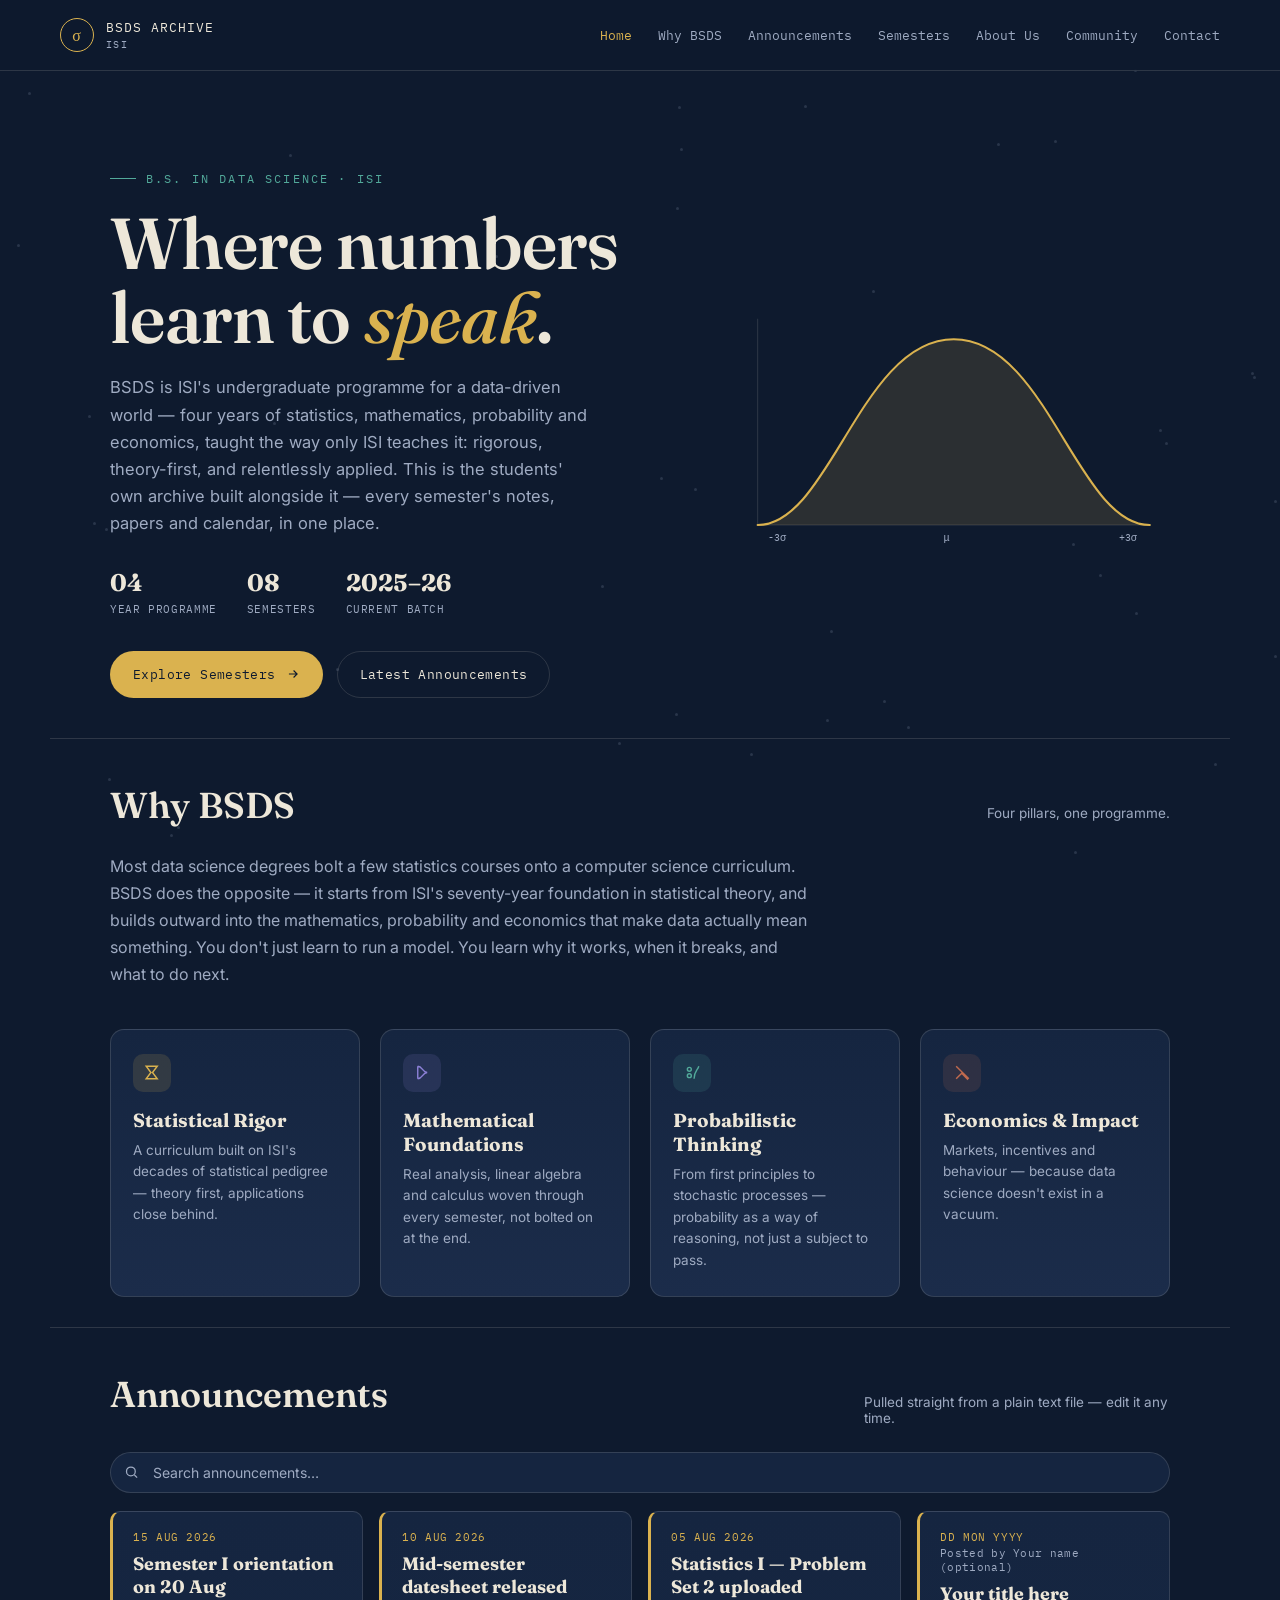
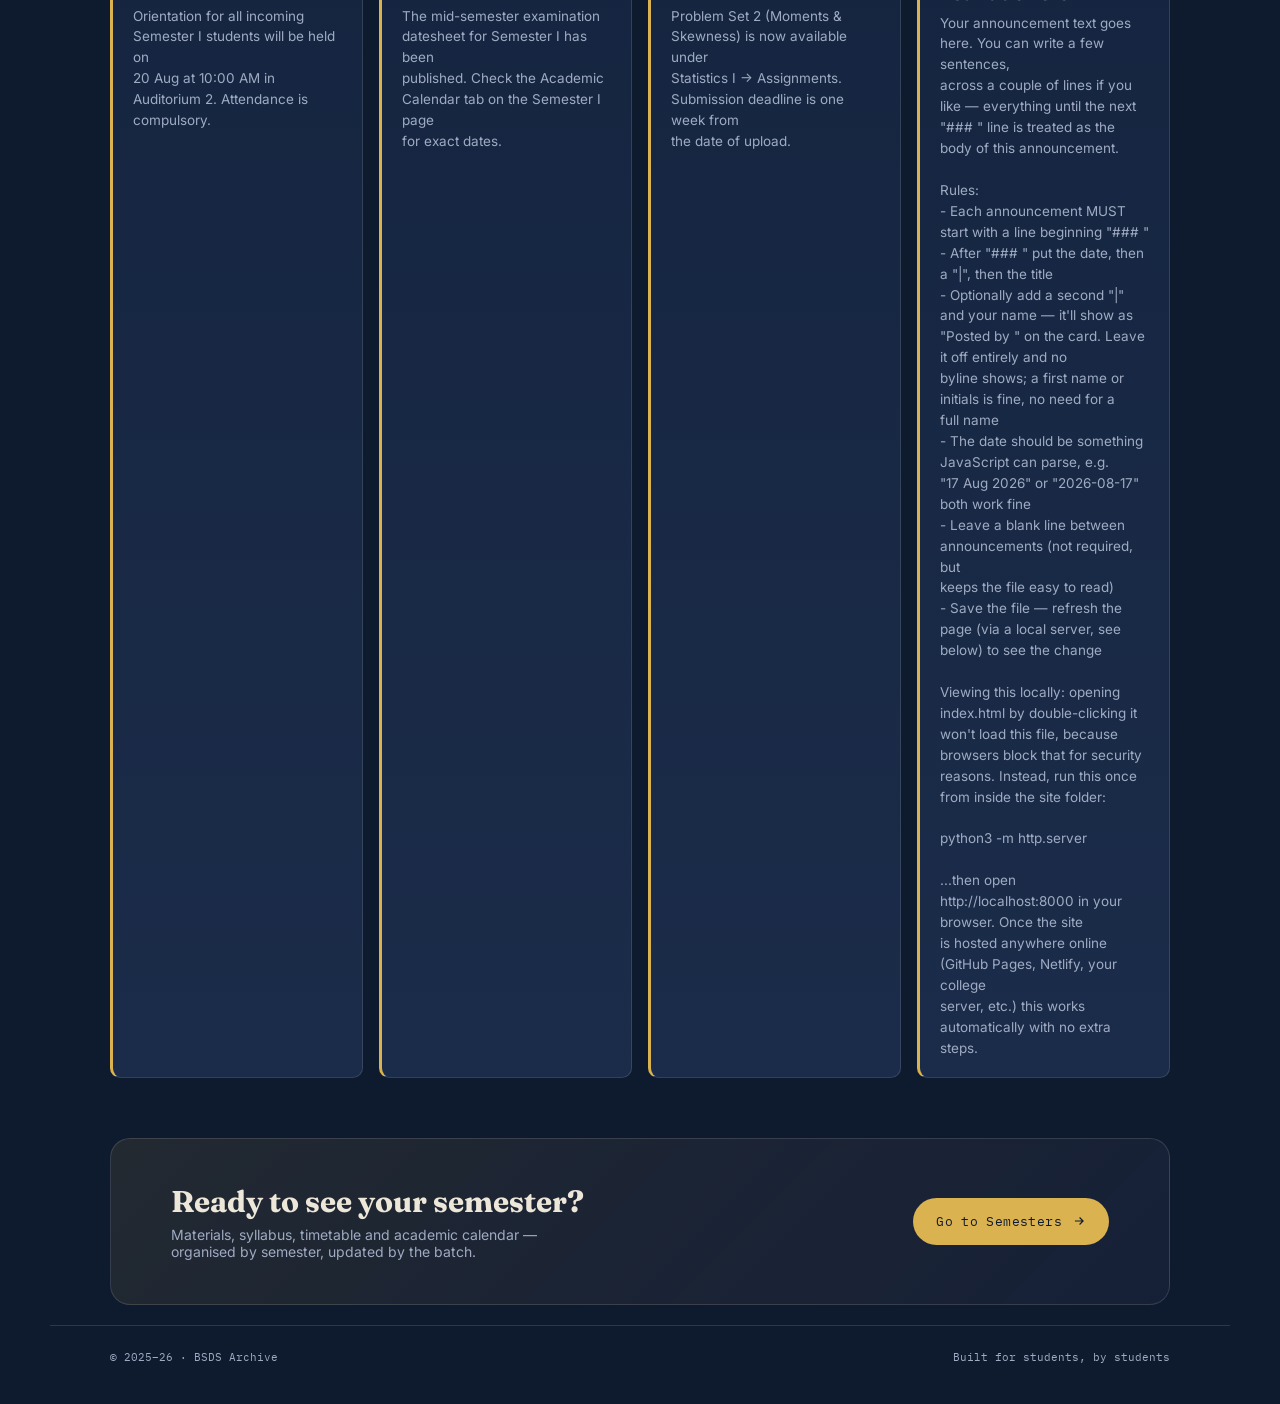
<file: index.html>
<!DOCTYPE html>
<html lang="en">
<head>
<meta charset="UTF-8">
<meta name="viewport" content="width=device-width, initial-scale=1.0, maximum-scale=5.0, user-scalable=yes">
<title>BSDS Archive · ISI</title>
<link rel="preconnect" href="https://fonts.googleapis.com">
<link href="https://fonts.googleapis.com/css2?family=Fraunces:opsz,wght@9..144,400;9..144,500;9..144,600;9..144,700&family=Inter:wght@400;500;600;700&family=IBM+Plex+Mono:wght@400;500;600&display=swap" rel="stylesheet">
<!-- All visual styling lives in one shared file -->
<link rel="stylesheet" href="css/base.css">
<link rel="stylesheet" href="css/components.css">
<link rel="stylesheet" href="css/responsive.css">
</head>
<body>

<div id="scatter"></div>

<header class="topbar">
  <div class="brand">
    <div class="mark">σ</div>
    <div>
      BSDS ARCHIVE
      <small>ISI</small>
    </div>
  </div>

  <!-- desktop nav / mobile slide-in menu (same element, styled per breakpoint) -->
  <nav class="top-links" id="navLinks">
    <a href="index.html" class="current">Home</a>
    <a href="#about">Why BSDS</a>
    <a href="#announcements">Announcements</a>
    <a href="semesters.html">Semesters</a>
    <a href="about.html">About Us</a>
    <a href="community.html">Community</a>
    <a href="contact.html">Contact</a>
  </nav>

  <!-- dims the page and closes the menu when tapped, mobile only -->
  <div class="nav-backdrop" id="navBackdrop"></div>
  <!-- hamburger button, shown only under 780px via CSS. The three <span class="bar">
       elements morph into an "X" via CSS when .active is toggled in app.js -->
  <button class="nav-toggle" id="navToggle" aria-label="Toggle menu" aria-expanded="false">
    <span class="bar"></span><span class="bar"></span><span class="bar"></span>
  </button>
</header>

<main>
  <!-- ============================= HERO ============================= -->
  <section class="hero">
    <div>
      <div class="eyebrow">B.S. in Data Science · ISI</div>
      <h1 class="headline">Where numbers<br>learn to <em>speak</em>.</h1>
      <p class="lede">BSDS is ISI's undergraduate programme for a data-driven world — four years of statistics, mathematics, probability and economics, taught the way only ISI teaches it: rigorous, theory-first, and relentlessly applied. This is the students' own archive built alongside it — every semester's notes, papers and calendar, in one place.</p>
      <div class="hero-stats">
        <div><b>04</b><span>YEAR PROGRAMME</span></div>
        <div><b>08</b><span>SEMESTERS</span></div>
        <div><b>2025–26</b><span>CURRENT BATCH</span></div>
      </div>
      <div class="btn-row">
        <a class="btn btn-primary" href="semesters.html">
          Explore Semesters
          <svg viewBox="0 0 24 24" fill="none" stroke="currentColor" stroke-width="2"><path d="M5 12h14M13 6l6 6-6 6"/></svg>
        </a>
        <a class="btn btn-ghost" href="#announcements">Latest Announcements</a>
      </div>
    </div>

    <!-- decorative bell-curve motif -->
    <div class="hero-figure">
      <svg viewBox="0 0 420 260">
        <line class="axis" x1="20" y1="220" x2="400" y2="220"/>
        <line class="axis" x1="20" y1="220" x2="20" y2="20"/>
        <text class="tick" x="30"  y="235">-3σ</text>
        <text class="tick" x="200" y="235">μ</text>
        <text class="tick" x="370" y="235">+3σ</text>
        <path class="draw-fill" d="M20,220 C 90,220 120,40 210,40 C 300,40 330,220 400,220 Z" fill="var(--gold)"/>
        <path class="draw-line" d="M20,220 C 90,220 120,40 210,40 C 300,40 330,220 400,220"/>
      </svg>
    </div>
  </section>

  <!-- ============================= ABOUT ============================= -->
  <div class="section-head" id="about">
    <h2>Why BSDS</h2>
    <p>Four pillars, one programme.</p>
  </div>
  <section class="about">
    <p class="about-lede">Most data science degrees bolt a few statistics courses onto a computer science curriculum. BSDS does the opposite — it starts from ISI's seventy-year foundation in statistical theory, and builds outward into the mathematics, probability and economics that make data actually mean something. You don't just learn to run a model. You learn why it works, when it breaks, and what to do next.</p>

    <div class="feature-grid" id="featureGrid">
      <div class="feature-card">
        <div class="f-icon">
          <svg viewBox="0 0 24 24" fill="none" stroke="currentColor" stroke-width="1.8"><path d="M4 4h14l-6 8 6 8H4l6-8z"/></svg>
        </div>
        <h3>Statistical Rigor</h3>
        <p>A curriculum built on ISI's decades of statistical pedigree — theory first, applications close behind.</p>
      </div>
      <div class="feature-card">
        <div class="f-icon">
          <svg viewBox="0 0 24 24" fill="none" stroke="currentColor" stroke-width="1.8"><path d="M6 4v16M6 4c6 0 6 8 12 8M6 20c6 0 6-8 12-8"/></svg>
        </div>
        <h3>Mathematical Foundations</h3>
        <p>Real analysis, linear algebra and calculus woven through every semester, not bolted on at the end.</p>
      </div>
      <div class="feature-card">
        <div class="f-icon">
          <svg viewBox="0 0 24 24" fill="none" stroke="currentColor" stroke-width="1.8"><circle cx="8" cy="8" r="2.5"/><circle cx="8" cy="16" r="2.5"/><path d="M14 20C14 10 18 10 20 4"/></svg>
        </div>
        <h3>Probabilistic Thinking</h3>
        <p>From first principles to stochastic processes — probability as a way of reasoning, not just a subject to pass.</p>
      </div>
      <div class="feature-card">
        <div class="f-icon">
          <svg viewBox="0 0 24 24" fill="none" stroke="currentColor" stroke-width="1.8"><path d="M4 20l7-7 8 8M4 4l16 16"/></svg>
        </div>
        <h3>Economics & Impact</h3>
        <p>Markets, incentives and behaviour — because data science doesn't exist in a vacuum.</p>
      </div>
    </div>
  </section>

  <!-- ========================= ANNOUNCEMENTS ========================= -->
  <!-- content is fetched at runtime from data/announcements.txt -->
  <div class="section-head" id="announcements">
    <h2>Announcements</h2>
    <p>Pulled straight from a plain text file — edit it any time.</p>
  </div>
  <div class="search-wrap">
    <svg viewBox="0 0 24 24" fill="none" stroke="currentColor" stroke-width="2"><circle cx="11" cy="11" r="7"/><path d="M21 21l-4.3-4.3"/></svg>
    <input type="search" id="homeAnnounceSearch" class="search-box" placeholder="Search announcements…">
  </div>
  <div class="announce-grid" id="announcementsList">
    <!-- populated by loadAnnouncements() in js/app.js -->
  </div>

  <!-- ============================= CTA ================================ -->
  <section class="about">
    <div class="cta-banner" id="ctaBanner">
      <div>
        <h3>Ready to see your semester?</h3>
        <p>Materials, syllabus, timetable and academic calendar — organised by semester, updated by the batch.</p>
      </div>
      <a class="btn btn-primary" href="semesters.html">
        Go to Semesters
        <svg viewBox="0 0 24 24" fill="none" stroke="currentColor" stroke-width="2"><path d="M5 12h14M13 6l6 6-6 6"/></svg>
      </a>
    </div>
  </section>

  <footer>
    <span>© 2025–26 · BSDS Archive</span>
    <span>Built for students, by students</span>
  </footer>
</main>

<!-- Data first, then behavior -->
<script src="js/app.js"></script>
<script>
  // Page-specific bootstrap: only the calls this page actually needs.
  document.addEventListener('DOMContentLoaded', () => {
    initScatter();
    initFixedHeader();
    initMobileNav();
    loadAnnouncements('data/announcements.txt', 'announcementsList');
    initFilterBox('homeAnnounceSearch', '#announcementsList .announce-card');
    initScrollReveal('.feature-card');
    initScrollReveal('.cta-banner');
  });
</script>

</body>
</html>
</file>
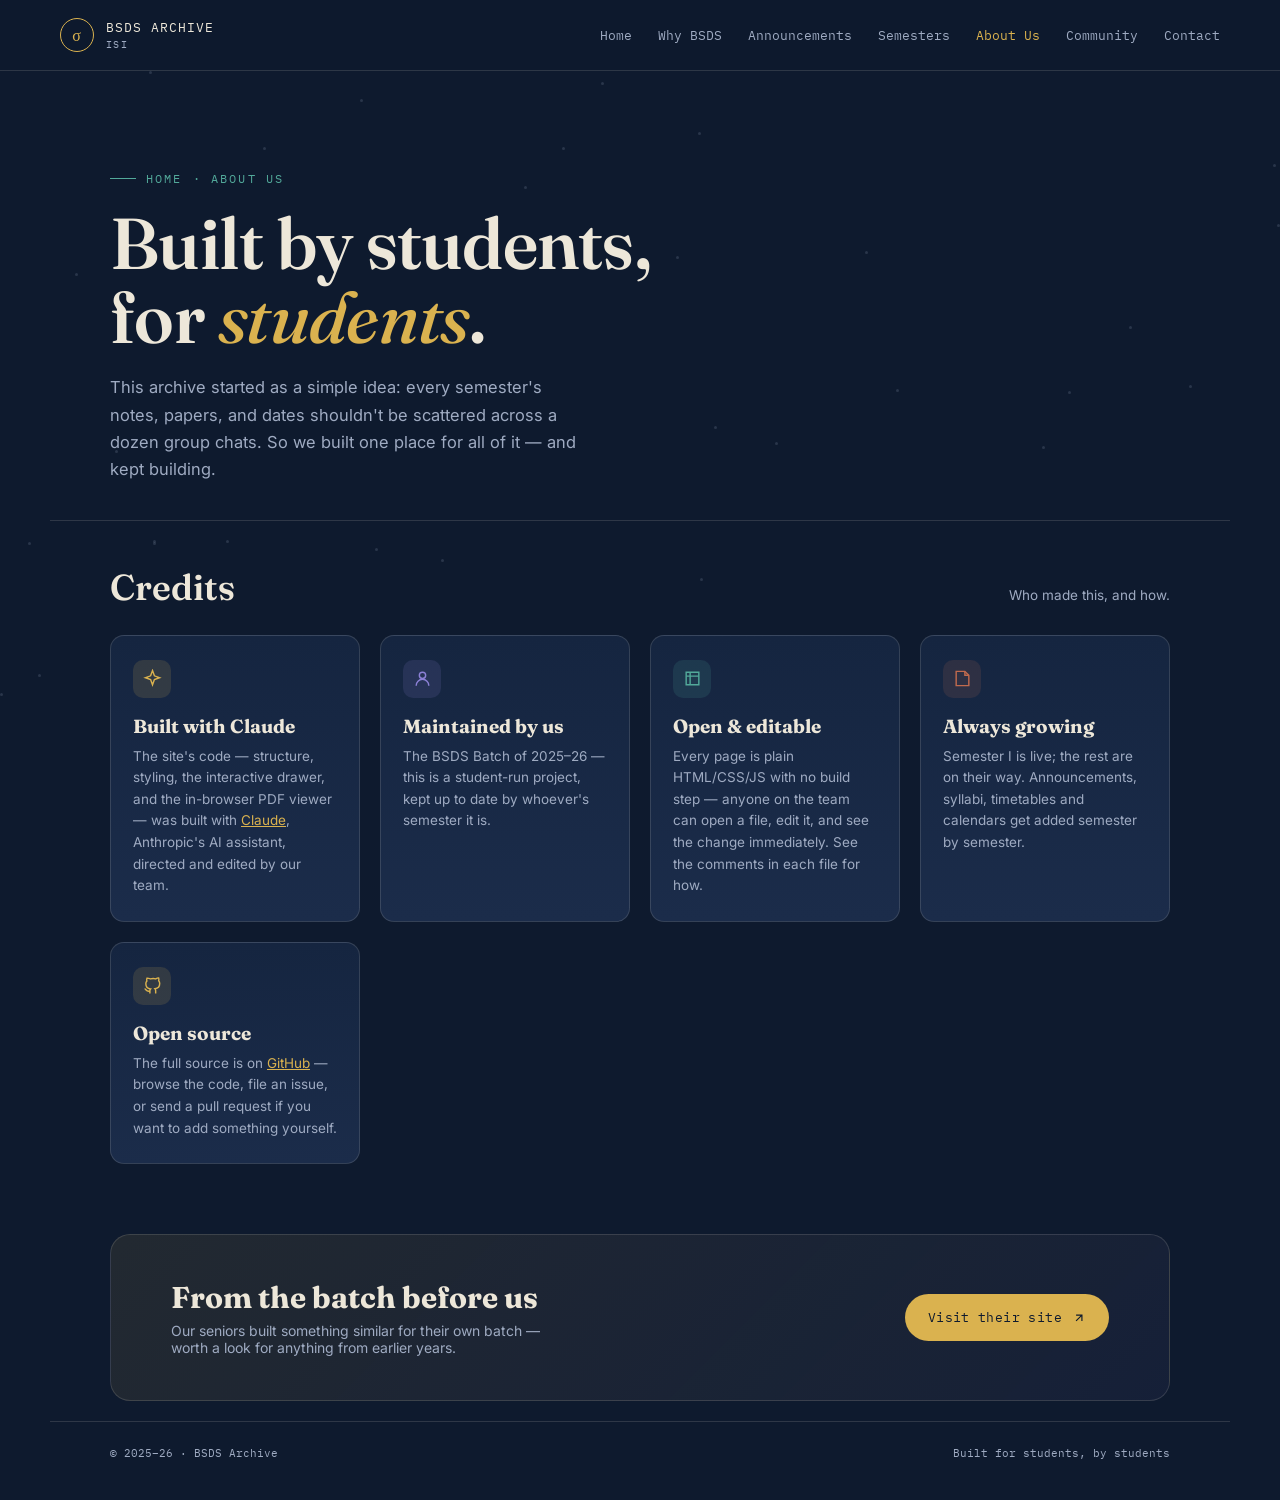
<file: about.html>
<!DOCTYPE html>
<html lang="en">
<head>
<meta charset="UTF-8">
<meta name="viewport" content="width=device-width, initial-scale=1.0, maximum-scale=5.0, user-scalable=yes">
<title>About Us · BSDS Archive</title>
<link rel="preconnect" href="https://fonts.googleapis.com">
<link href="https://fonts.googleapis.com/css2?family=Fraunces:opsz,wght@9..144,400;9..144,500;9..144,600;9..144,700&family=Inter:wght@400;500;600;700&family=IBM+Plex+Mono:wght@400;500;600&display=swap" rel="stylesheet">
<!-- Reuses base.css + components.css as-is — no new stylesheet needed
     for this page, it's all .hero / .about / .feature-grid / .cta-banner
     that already exist for index.html. -->
<link rel="stylesheet" href="css/base.css">
<link rel="stylesheet" href="css/components.css">
<link rel="stylesheet" href="css/responsive.css">
</head>
<body>

<div id="scatter"></div>

<header class="topbar">
  <div class="brand">
    <div class="mark">σ</div>
    <div>
      BSDS ARCHIVE
      <small>ISI</small>
    </div>
  </div>

  <nav class="top-links" id="navLinks">
    <a href="index.html">Home</a>
    <a href="index.html#about">Why BSDS</a>
    <a href="index.html#announcements">Announcements</a>
    <a href="semesters.html">Semesters</a>
    <a href="about.html" class="current">About Us</a>
    <a href="community.html">Community</a>
    <a href="contact.html">Contact</a>
  </nav>

  <div class="nav-backdrop" id="navBackdrop"></div>
  <button class="nav-toggle" id="navToggle" aria-label="Toggle menu" aria-expanded="false">
    <span class="bar"></span><span class="bar"></span><span class="bar"></span>
  </button>
</header>

<main>
  <section class="hero hero-compact">
    <div>
      <div class="eyebrow"><a href="index.html">Home</a> · About Us</div>
      <h1 class="headline">Built by students,<br>for <em>students</em>.</h1>
      <p class="lede">This archive started as a simple idea: every semester's notes, papers, and dates shouldn't be scattered across a dozen group chats. So we built one place for all of it — and kept building.</p>
    </div>
  </section>

  <!-- CREDITS -->
  <div class="section-head">
    <h2>Credits</h2>
    <p>Who made this, and how.</p>
  </div>
  <section class="about">
    <div class="feature-grid">
      <div class="feature-card">
        <div class="f-icon">
          <svg viewBox="0 0 24 24" fill="none" stroke="currentColor" stroke-width="1.8"><path d="M12 2l2.4 6.6L21 11l-6.6 2.4L12 20l-2.4-6.6L3 11l6.6-2.4z"/></svg>
        </div>
        <h3>Built with Claude</h3>
        <p>The site's code — structure, styling, the interactive drawer, and the in-browser PDF viewer — was built with <a href="https://claude.com" style="color:var(--gold);">Claude</a>, Anthropic's AI assistant, directed and edited by our team.</p>
      </div>
      <div class="feature-card">
        <div class="f-icon">
          <svg viewBox="0 0 24 24" fill="none" stroke="currentColor" stroke-width="1.8"><circle cx="12" cy="8" r="4"/><path d="M4 21c0-4.4 3.6-8 8-8s8 3.6 8 8"/></svg>
        </div>
        <h3>Maintained by us</h3>
        <p><!-- EDIT ME: put your name(s) / team / batch here --> The BSDS Batch of 2025–26 — this is a student-run project, kept up to date by whoever's semester it is.</p>
      </div>
      <div class="feature-card">
        <div class="f-icon">
          <svg viewBox="0 0 24 24" fill="none" stroke="currentColor" stroke-width="1.8"><path d="M4 4h16v16H4z"/><path d="M4 9h16M9 4v16"/></svg>
        </div>
        <h3>Open & editable</h3>
        <p>Every page is plain HTML/CSS/JS with no build step — anyone on the team can open a file, edit it, and see the change immediately. See the comments in each file for how.</p>
      </div>
      <div class="feature-card">
        <div class="f-icon">
          <svg viewBox="0 0 24 24" fill="none" stroke="currentColor" stroke-width="1.8"><path d="M4 3h11l5 5v13H4z"/><path d="M15 3v5h5"/></svg>
        </div>
        <h3>Always growing</h3>
        <p>Semester I is live; the rest are on their way. Announcements, syllabi, timetables and calendars get added semester by semester.</p>
      </div>
      <div class="feature-card">
        <div class="f-icon">
          <svg viewBox="0 0 24 24" fill="none" stroke="currentColor" stroke-width="1.8"><path d="M9 19c-5 1.5-5-2.5-7-3m14 6v-3.4a3.4 3.4 0 00-.9-2.6c3-.3 6-1.5 6-6.6a5.1 5.1 0 00-1.3-3.5 4.8 4.8 0 00-.1-3.5s-1.1-.3-3.6 1.3a12.2 12.2 0 00-6.6 0C6.1 2.5 5 2.8 5 2.8a4.8 4.8 0 00-.1 3.5A5.1 5.1 0 003.6 9.9c0 5.1 3 6.3 6 6.6a3.4 3.4 0 00-.9 2.6V22"/></svg>
        </div>
        <h3>Open source</h3>
        <!-- EDIT ME: replace href="#" with your actual GitHub repo URL -->
        <p>The full source is on <a href="#" target="_blank" rel="noopener" style="color:var(--gold);">GitHub</a> — browse the code, file an issue, or send a pull request if you want to add something yourself.</p>
      </div>
    </div>
  </section>

  <!-- SENIORS' SITE -->
  <section class="about">
    <div class="cta-banner">
      <div>
        <h3>From the batch before us</h3>
        <p><!-- EDIT ME: replace the href="#" below with your seniors' actual site URL -->Our seniors built something similar for their own batch — worth a look for anything from earlier years.</p>
      </div>
      <a class="btn btn-primary" href="#" target="_blank" rel="noopener">
        Visit their site
        <svg viewBox="0 0 24 24" fill="none" stroke="currentColor" stroke-width="2"><path d="M7 17L17 7M7 7h10v10"/></svg>
      </a>
    </div>
  </section>

  <footer>
    <span>© 2025–26 · BSDS Archive</span>
    <span>Built for students, by students</span>
  </footer>
</main>

<script src="js/app.js"></script>
<script>
  document.addEventListener('DOMContentLoaded', () => {
    initScatter();
    initFixedHeader();
    initMobileNav();
    initScrollReveal('.feature-card');
    initScrollReveal('.cta-banner');
  });
</script>

</body>
</html>
</file>
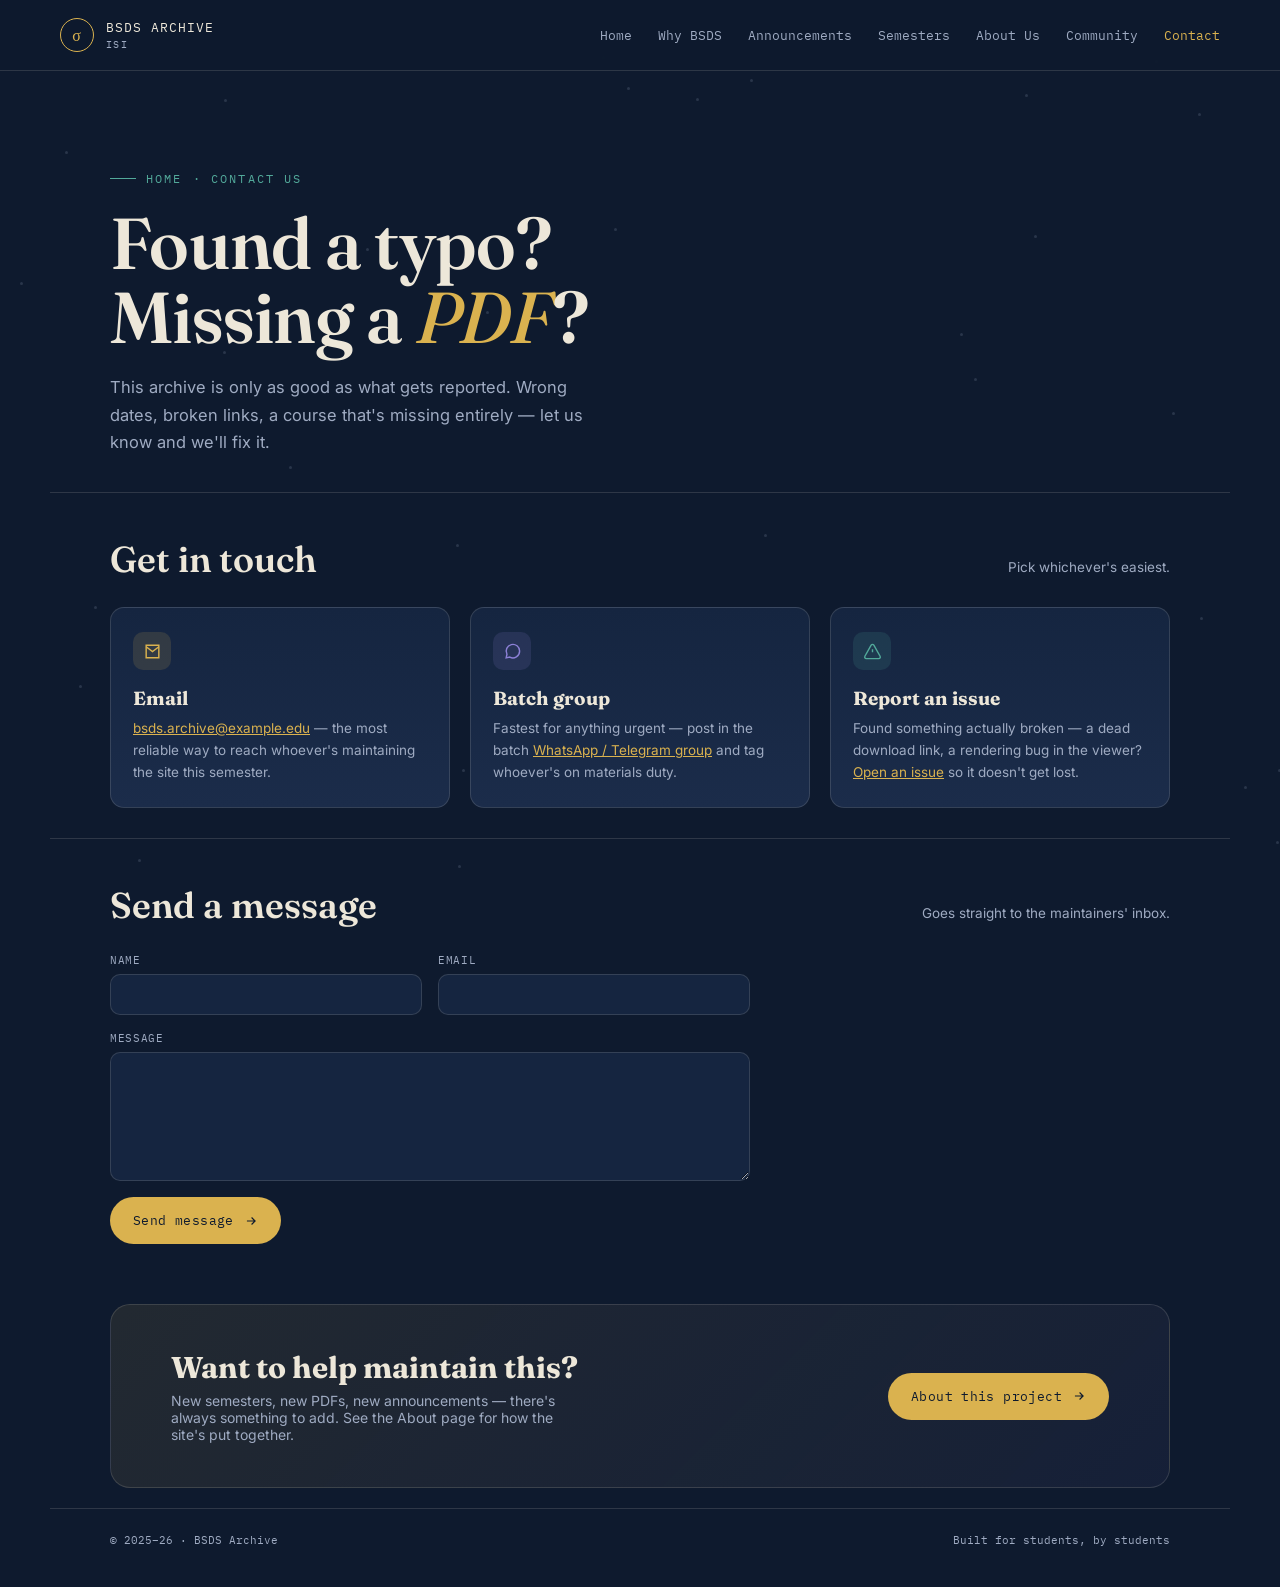
<file: contact.html>
<!DOCTYPE html>
<html lang="en">
<head>
<meta charset="UTF-8">
<meta name="viewport" content="width=device-width, initial-scale=1.0, maximum-scale=5.0, user-scalable=yes">
<title>Contact Us · BSDS Archive</title>
<link rel="preconnect" href="https://fonts.googleapis.com">
<link href="https://fonts.googleapis.com/css2?family=Fraunces:opsz,wght@9..144,400;9..144,500;9..144,600;9..144,700&family=Inter:wght@400;500;600;700&family=IBM+Plex+Mono:wght@400;500;600&display=swap" rel="stylesheet">
<!-- Same three stylesheets as about.html — this page reuses the exact
     same .hero / .about / .feature-grid / .cta-banner components, just
     with different copy, so no new CSS file was needed for it. -->
<link rel="stylesheet" href="css/base.css">
<link rel="stylesheet" href="css/components.css">
<link rel="stylesheet" href="css/responsive.css">
</head>
<body>

<div id="scatter"></div>

<header class="topbar">
  <div class="brand">
    <div class="mark">σ</div>
    <div>
      BSDS ARCHIVE
      <small>ISI</small>
    </div>
  </div>

  <nav class="top-links" id="navLinks">
    <a href="index.html">Home</a>
    <a href="index.html#about">Why BSDS</a>
    <a href="index.html#announcements">Announcements</a>
    <a href="semesters.html">Semesters</a>
    <a href="about.html">About Us</a>
    <a href="community.html">Community</a>
    <a href="contact.html" class="current">Contact</a>
  </nav>

  <div class="nav-backdrop" id="navBackdrop"></div>
  <button class="nav-toggle" id="navToggle" aria-label="Toggle menu" aria-expanded="false">
    <span class="bar"></span><span class="bar"></span><span class="bar"></span>
  </button>
</header>

<main>
  <section class="hero hero-compact">
    <div>
      <div class="eyebrow"><a href="index.html">Home</a> · Contact Us</div>
      <h1 class="headline">Found a typo?<br>Missing a <em>PDF</em>?</h1>
      <p class="lede">This archive is only as good as what gets reported. Wrong dates, broken links, a course that's missing entirely — let us know and we'll fix it.</p>
    </div>
  </section>

  <div class="section-head">
    <h2>Get in touch</h2>
    <p>Pick whichever's easiest.</p>
  </div>
  <section class="about">
    <div class="feature-grid">
      <div class="feature-card">
        <div class="f-icon">
          <svg viewBox="0 0 24 24" fill="none" stroke="currentColor" stroke-width="1.8"><path d="M4 4h16v16H4z"/><path d="M4 6l8 6 8-6"/></svg>
        </div>
        <h3>Email</h3>
        <!-- EDIT ME: replace with a real address -->
        <p><a href="mailto:bsds.archive@example.edu" style="color:var(--gold);">bsds.archive@example.edu</a> — the most reliable way to reach whoever's maintaining the site this semester.</p>
      </div>
      <div class="feature-card">
        <div class="f-icon">
          <svg viewBox="0 0 24 24" fill="none" stroke="currentColor" stroke-width="1.8"><path d="M21 11.5a8.5 8.5 0 01-12.4 7.6L4 20l1-4.5A8.5 8.5 0 1121 11.5z"/></svg>
        </div>
        <h3>Batch group</h3>
        <!-- EDIT ME: replace href="#" with your actual WhatsApp/Telegram invite link -->
        <p>Fastest for anything urgent — post in the batch <a href="#" style="color:var(--gold);">WhatsApp / Telegram group</a> and tag whoever's on materials duty.</p>
      </div>
      <div class="feature-card">
        <div class="f-icon">
          <svg viewBox="0 0 24 24" fill="none" stroke="currentColor" stroke-width="1.8"><path d="M12 9v4M12 17h.01"/><path d="M10.3 3.9L2.4 18a2 2 0 001.7 3h15.8a2 2 0 001.7-3L13.7 3.9a2 2 0 00-3.4 0z"/></svg>
        </div>
        <h3>Report an issue</h3>
        <!-- EDIT ME: same repo URL as the "Open source" card on about.html -->
        <p>Found something actually broken — a dead download link, a rendering bug in the viewer? <a href="#send-message" style="color:var(--gold);">Open an issue</a> so it doesn't get lost.</p>
      </div>
    </div>
  </section>

  <!-- CONTACT FORM — submits to Formspree (https://formspree.io). Sign up,
       create a form there, and it'll give you a form ID that looks like
       "abcdwxyz" — paste it into the action URL below in place of
       YOUR_FORM_ID. That's the only setup needed; Formspree handles
       emailing you the submission, spam filtering, etc. on their end. -->
  <div class="section-head" id="send-message">
    <h2>Send a message</h2>
    <p>Goes straight to the maintainers' inbox.</p>
  </div>
  <section class="about">
    <form class="contact-form" id="contactForm" action="https://formspree.io/f/YOUR_FORM_ID" method="POST">
      <div class="form-row">
        <label class="form-field">
          <span>Name</span>
          <input type="text" name="name" class="search-box form-input" required>
        </label>
        <label class="form-field">
          <span>Email</span>
          <input type="email" name="email" class="search-box form-input" required>
        </label>
      </div>
      <label class="form-field">
        <span>Message</span>
        <textarea name="message" class="search-box form-input" rows="5" required></textarea>
      </label>
      <!-- honeypot field — invisible to real people, catches simple spam
           bots that fill in every field. Formspree ignores it by name. -->
      <input type="text" name="_gotcha" style="display:none">

      <div class="form-footer">
        <button type="submit" class="btn btn-primary" id="contactSubmit">
          Send message
          <svg viewBox="0 0 24 24" fill="none" stroke="currentColor" stroke-width="2"><path d="M5 12h14M13 6l6 6-6 6"/></svg>
        </button>
        <span class="form-status" id="formStatus"></span>
      </div>
    </form>
  </section>

  <section class="about">
    <div class="cta-banner">
      <div>
        <h3>Want to help maintain this?</h3>
        <p>New semesters, new PDFs, new announcements — there's always something to add. See the About page for how the site's put together.</p>
      </div>
      <a class="btn btn-primary" href="about.html">
        About this project
        <svg viewBox="0 0 24 24" fill="none" stroke="currentColor" stroke-width="2"><path d="M5 12h14M13 6l6 6-6 6"/></svg>
      </a>
    </div>
  </section>

  <footer>
    <span>© 2025–26 · BSDS Archive</span>
    <span>Built for students, by students</span>
  </footer>
</main>

<script src="js/app.js"></script>
<script>
  document.addEventListener('DOMContentLoaded', () => {
    initScatter();
    initFixedHeader();
    initMobileNav();
    initScrollReveal('.feature-card');
    initScrollReveal('.cta-banner');
    initContactForm();
  });
</script>

</body>
</html>
</file>
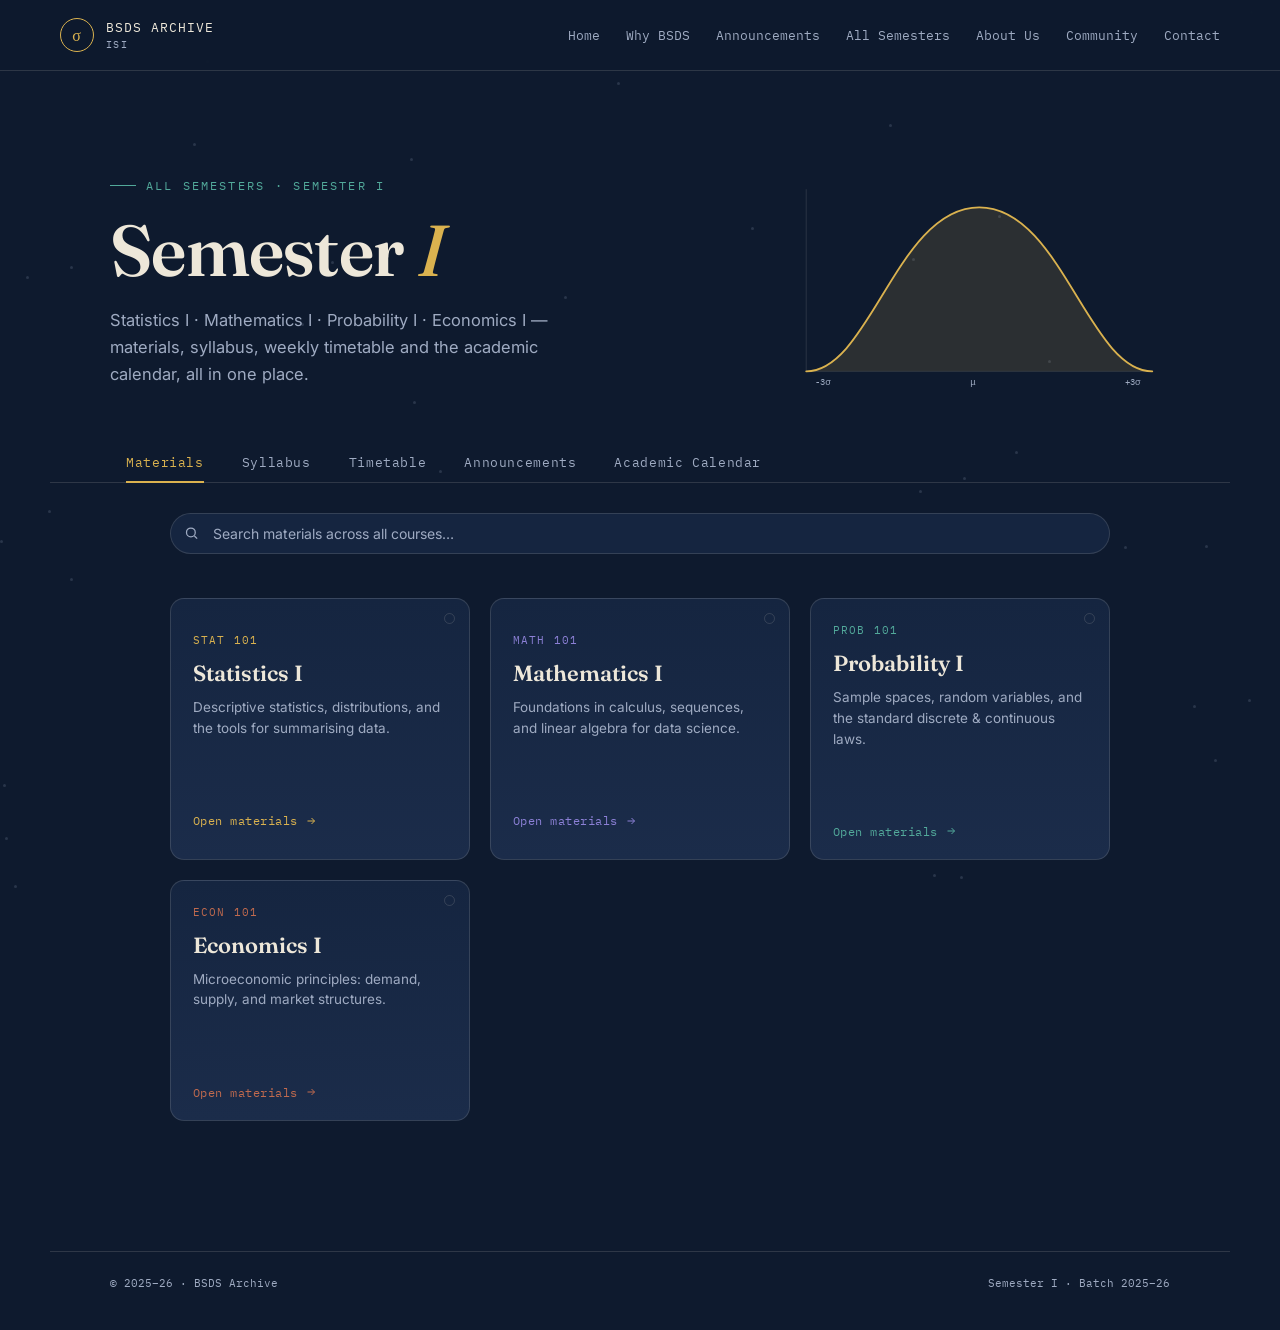
<file: semester1.html>
<!DOCTYPE html>
<html lang="en">
<head>
<meta charset="UTF-8">
<meta name="viewport" content="width=device-width, initial-scale=1.0, maximum-scale=5.0, user-scalable=yes">
<title>Semester I · BSDS Archive</title>
<link rel="preconnect" href="https://fonts.googleapis.com">
<link href="https://fonts.googleapis.com/css2?family=Fraunces:opsz,wght@9..144,400;9..144,500;9..144,600;9..144,700&family=Inter:wght@400;500;600;700&family=IBM+Plex+Mono:wght@400;500;600&display=swap" rel="stylesheet">
<link rel="stylesheet" href="css/base.css">
<link rel="stylesheet" href="css/components.css">
<link rel="stylesheet" href="css/responsive.css">
</head>
<body>

<div id="scatter"></div>

<header class="topbar">
  <div class="brand">
    <div class="mark">σ</div>
    <div>
      BSDS ARCHIVE
      <small>ISI</small>
    </div>
  </div>

  <nav class="top-links" id="navLinks">
    <a href="index.html">Home</a>
    <a href="index.html#about">Why BSDS</a>
    <a href="index.html#announcements">Announcements</a>
    <a href="semesters.html">All Semesters</a>
    <a href="about.html">About Us</a>
    <a href="community.html">Community</a>
    <a href="contact.html">Contact</a>
  </nav>

  <!-- dims the page and closes the menu when tapped, mobile only -->
  <div class="nav-backdrop" id="navBackdrop"></div>
  <button class="nav-toggle" id="navToggle" aria-label="Toggle menu" aria-expanded="false">
    <span class="bar"></span><span class="bar"></span><span class="bar"></span>
  </button>
</header>

<main>
  <section class="hero hero-compact">
    <div>
      <div class="eyebrow"><a href="semesters.html">All Semesters</a> · Semester I</div>
      <h1 class="headline">Semester <em>I</em></h1>
      <p class="lede">Statistics I · Mathematics I · Probability I · Economics I — materials, syllabus, weekly timetable and the academic calendar, all in one place.</p>
    </div>
    <div class="hero-figure">
      <svg viewBox="0 0 420 260">
        <line class="axis" x1="20" y1="220" x2="400" y2="220"/>
        <line class="axis" x1="20" y1="220" x2="20" y2="20"/>
        <text class="tick" x="30"  y="235">-3σ</text>
        <text class="tick" x="200" y="235">μ</text>
        <text class="tick" x="370" y="235">+3σ</text>
        <path class="draw-fill" d="M20,220 C 90,220 120,40 210,40 C 300,40 330,220 400,220 Z" fill="var(--gold)"/>
        <path class="draw-line" d="M20,220 C 90,220 120,40 210,40 C 300,40 330,220 400,220"/>
      </svg>
    </div>
  </section>

  <!-- TAB SWITCHER -->
  <nav class="tabs" id="tabStrip">
    <button class="tab-btn active" data-tab="materials">Materials</button>
    <button class="tab-btn" data-tab="syllabus">Syllabus</button>
    <button class="tab-btn" data-tab="timetable">Timetable</button>
    <button class="tab-btn" data-tab="announcements">Announcements</button>
    <button class="tab-btn" data-tab="calendar">Academic Calendar</button>
  </nav>

  <!-- MATERIALS -->
  <section class="tab-panel" id="panel-materials">
    <div class="tab-panel-inner">
      <div class="search-wrap">
        <svg viewBox="0 0 24 24" fill="none" stroke="currentColor" stroke-width="2"><circle cx="11" cy="11" r="7"/><path d="M21 21l-4.3-4.3"/></svg>
        <input type="search" id="materialsSearch" class="search-box" placeholder="Search materials across all courses…">
      </div>
      <div class="grid" id="cardGrid"></div>
    </div>
  </section>

  <!-- SYLLABUS -->
  <section class="tab-panel" id="panel-syllabus" hidden>
    <div class="tab-panel-inner">
      <div id="syllabusList"></div>
    </div>
  </section>

  <!-- TIMETABLE -->
  <section class="tab-panel" id="panel-timetable" hidden>
    <div class="tab-panel-inner">
      <div id="timetableWrap"></div>
    </div>
  </section>

  <!-- ANNOUNCEMENTS — reads from data/sem1-announcements.txt, same
       component as the site-wide feed on the homepage -->
  <section class="tab-panel" id="panel-announcements" hidden>
    <div class="tab-panel-inner">
      <div class="search-wrap">
        <svg viewBox="0 0 24 24" fill="none" stroke="currentColor" stroke-width="2"><circle cx="11" cy="11" r="7"/><path d="M21 21l-4.3-4.3"/></svg>
        <input type="search" id="semAnnounceSearch" class="search-box" placeholder="Search announcements…">
      </div>
      <div class="announce-grid" id="semAnnouncementsList"></div>
    </div>
  </section>

  <!-- ACADEMIC CALENDAR -->
  <section class="tab-panel" id="panel-calendar" hidden>
    <div class="tab-panel-inner">
      <div id="calendarList"></div>
    </div>
  </section>

  <footer>
    <span>© 2025–26 · BSDS Archive</span>
    <span>Semester I · Batch 2025–26</span>
  </footer>
</main>

<!-- Materials drawer (modal), populated when a course card is clicked -->
<div class="overlay" id="overlay">
  <div class="drawer" id="drawer" role="dialog" aria-modal="true"></div>
</div>

<script src="js/data/sem1.js"></script>
<script src="js/app.js"></script>
<script>
  document.addEventListener('DOMContentLoaded', () => {
    initScatter();
    initFixedHeader();
    initMobileNav();
    initSemesterPage('sem1');   // 'sem1' must match the key js/data/sem1.js attaches to SEMESTER_DATA
  });
</script>

</body>
</html>
</file>
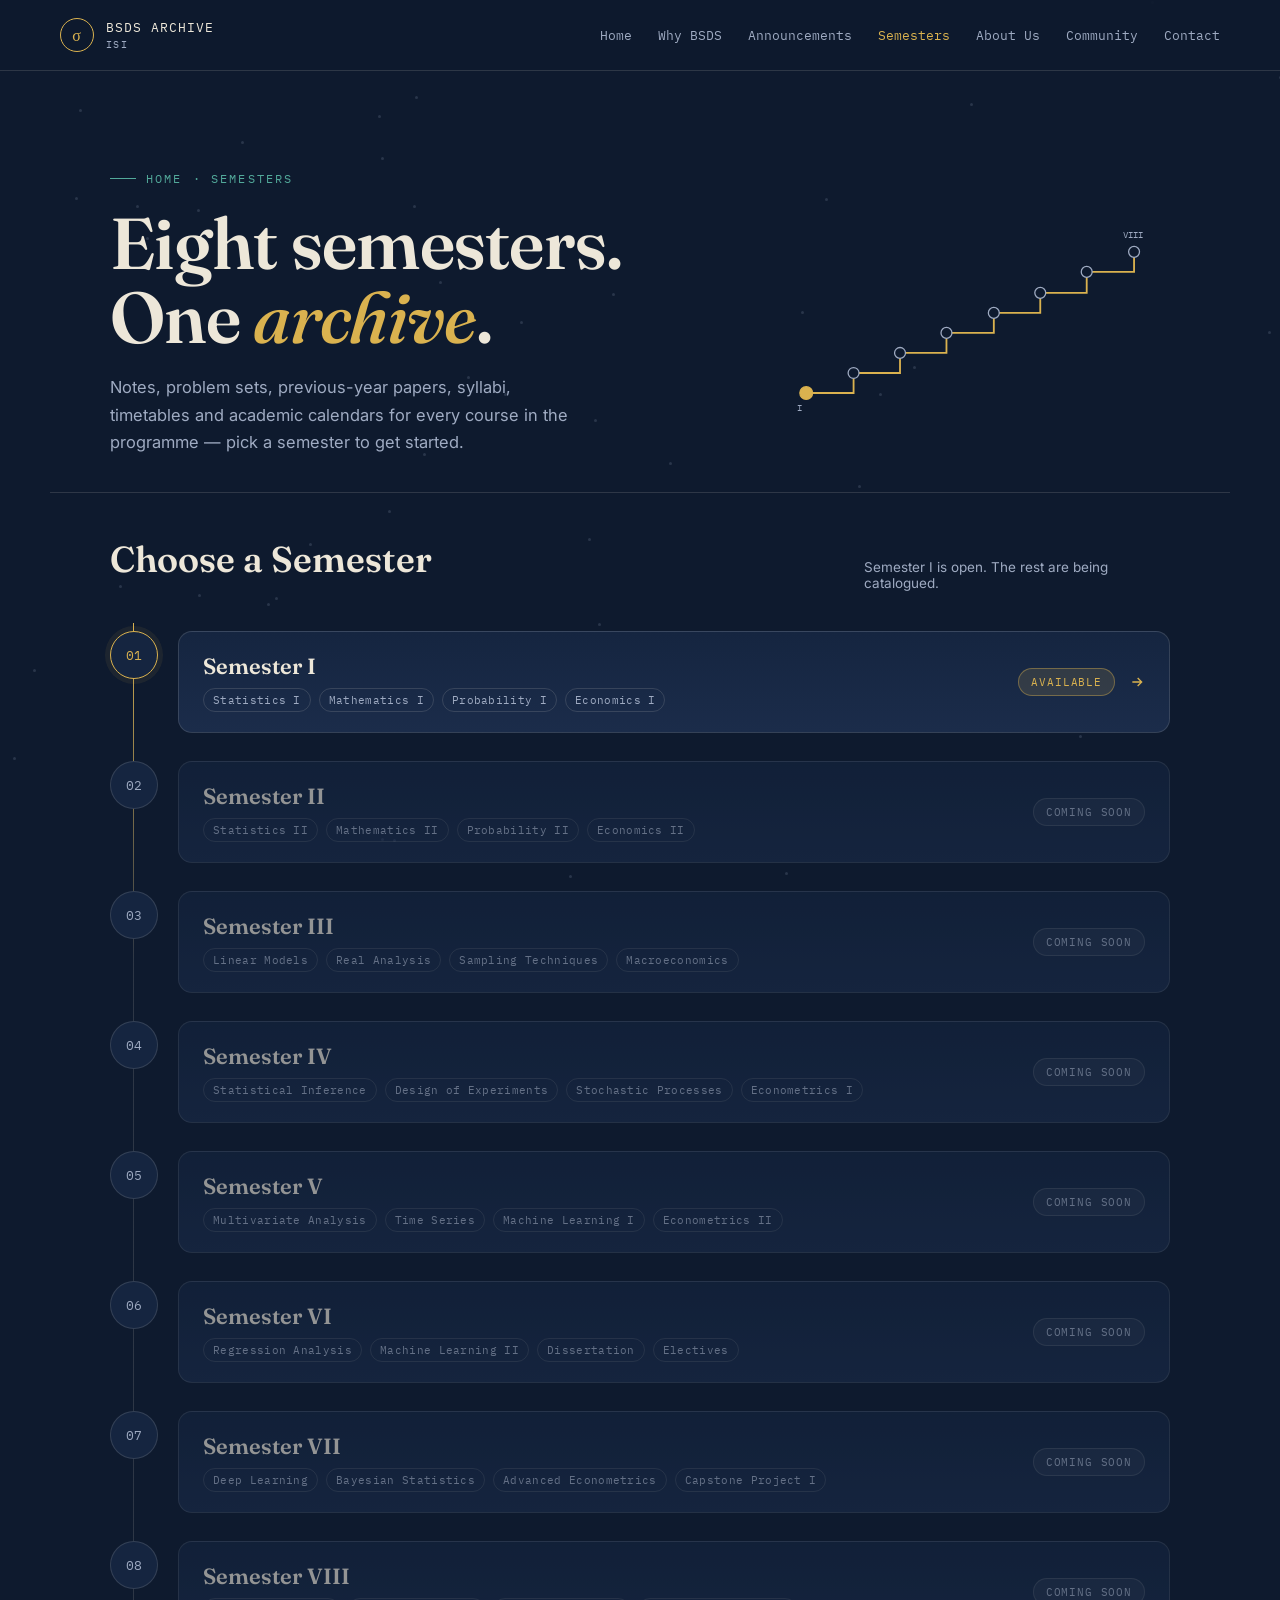
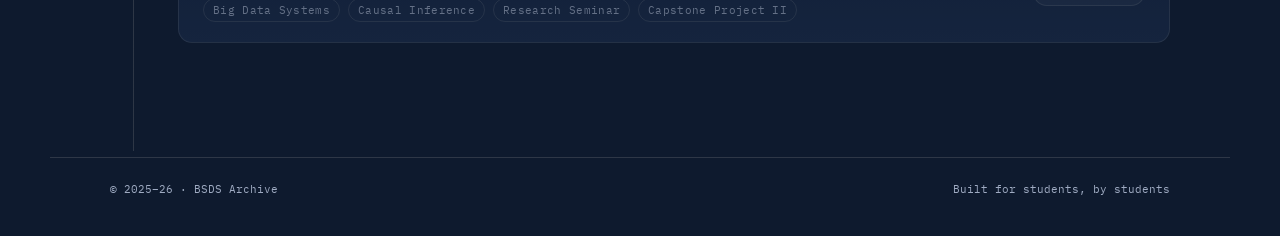
<file: semesters.html>
<!DOCTYPE html>
<html lang="en">
<head>
<meta charset="UTF-8">
<meta name="viewport" content="width=device-width, initial-scale=1.0, maximum-scale=5.0, user-scalable=yes">
<title>Semesters · BSDS Archive</title>
<link rel="preconnect" href="https://fonts.googleapis.com">
<link href="https://fonts.googleapis.com/css2?family=Fraunces:opsz,wght@9..144,400;9..144,500;9..144,600;9..144,700&family=Inter:wght@400;500;600;700&family=IBM+Plex+Mono:wght@400;500;600&display=swap" rel="stylesheet">
<link rel="stylesheet" href="css/base.css">
<link rel="stylesheet" href="css/components.css">
<link rel="stylesheet" href="css/responsive.css">
</head>
<body>

<div id="scatter"></div>

<header class="topbar">
  <div class="brand">
    <div class="mark">σ</div>
    <div>
      BSDS ARCHIVE
      <small>ISI</small>
    </div>
  </div>

  <nav class="top-links" id="navLinks">
    <a href="index.html">Home</a>
    <a href="index.html#about">Why BSDS</a>
    <a href="index.html#announcements">Announcements</a>
    <a href="semesters.html" class="current">Semesters</a>
    <a href="about.html">About Us</a>
    <a href="community.html">Community</a>
    <a href="contact.html">Contact</a>
  </nav>

  <div class="nav-backdrop" id="navBackdrop"></div>
  <button class="nav-toggle" id="navToggle" aria-label="Toggle menu" aria-expanded="false">
    <span class="bar"></span><span class="bar"></span><span class="bar"></span>
  </button>
</header>

<main>
  <section class="hero hero-compact">
    <div>
      <div class="eyebrow"><a href="index.html">Home</a> · Semesters</div>
      <h1 class="headline">Eight semesters.<br>One <em>archive</em>.</h1>
      <p class="lede">Notes, problem sets, previous-year papers, syllabi, timetables and academic calendars for every course in the programme — pick a semester to get started.</p>
    </div>

    <!-- decorative "staircase" motif: 8 nodes = 8 semesters, in order -->
    <div class="hero-figure">
      <svg viewBox="0 0 420 220">
        <path class="draw-line" d="M20,190 L72,190 L72,168 L123,168 L123,146 L174,146 L174,124 L226,124 L226,102 L277,102 L277,80 L328,80 L328,57 L380,57 L380,35"/>
        <circle class="node-dot active" cx="20" cy="190" r="7"/>
        <circle class="node-dot" style="animation-delay:.8s"  cx="72"  cy="168" r="6"/>
        <circle class="node-dot" style="animation-delay:.95s" cx="123" cy="146" r="6"/>
        <circle class="node-dot" style="animation-delay:1.1s" cx="174" cy="124" r="6"/>
        <circle class="node-dot" style="animation-delay:1.25s" cx="226" cy="102" r="6"/>
        <circle class="node-dot" style="animation-delay:1.4s"  cx="277" cy="80"  r="6"/>
        <circle class="node-dot" style="animation-delay:1.55s" cx="328" cy="57"  r="6"/>
        <circle class="node-dot" style="animation-delay:1.7s"  cx="380" cy="35"  r="6"/>
        <text class="tick" x="10"  y="210">I</text>
        <text class="tick" x="368" y="20">VIII</text>
      </svg>
    </div>
  </section>

  <div class="section-head" id="timeline">
    <h2>Choose a Semester</h2>
    <p>Semester I is open. The rest are being catalogued.</p>
  </div>
  <section class="timeline" id="rows">
    <!-- populated by renderSemesterTimeline() in js/app.js -->
  </section>

  <footer>
    <span>© 2025–26 · BSDS Archive</span>
    <span>Built for students, by students</span>
  </footer>
</main>

<script src="js/data/semester-list.js"></script>
<script src="js/app.js"></script>
<script>
  document.addEventListener('DOMContentLoaded', () => {
    initScatter();
    initFixedHeader();
    initMobileNav();
    renderSemesterTimeline('rows');
  });
</script>

</body>
</html>
</file>
<file: css/base.css>
/* =====================================================================
   BSDS ARCHIVE — BASE STYLESHEET
   =====================================================================
   Part 1 of 4. The stylesheet used to be one big file; it's now split
   by concern so each page only has to load what it actually uses:

     base.css        ← this file. Tokens, reset, header/nav, hero,
                        buttons, the About section, footer. Every page
                        loads this one.
     components.css   ← cards, tabs, timeline, syllabus, timetable,
                        calendar, the materials drawer, announcements.
                        Loaded by index/semesters/semesterN pages.
     viewer.css        ← just the PDF viewer page (viewer.html).
     responsive.css     ← every @media breakpoint, for every component
                        above. Loaded LAST on every page — @media rules
                        need to come after the rules they override.

   Load order in <head> matters: base.css → components.css (if needed)
   → viewer.css (if needed) → responsive.css always last.

   TABLE OF CONTENTS (this file)
   1.  DESIGN TOKENS ............................ :root
   2.  BASE / RESET ............................. *, html, body
   3.  AMBIENT BACKGROUND ....................... #scatter
   4.  HEADER + NAV (incl. mobile menu) ......... .topbar
   5.  HERO ......................................  .hero
   6.  SECTION HEADINGS .......................... .section-head
   7.  BUTTONS / TAGS / BADGES ................... .btn, .tag, .status
   7b. ABOUT / FEATURE GRID ..................... .about, .feature-card
   7c. CTA BANNER ................................ .cta-banner
   8.  FOOTER ....................................  footer
   ===================================================================== */


/* ---------------------------------------------------------------------
   1. DESIGN TOKENS
   All colors/spacing live here. Change a value once, it updates
   everywhere the variable is used — across all four CSS files.
--------------------------------------------------------------------- */
:root{
  --ink:#0e1a2e;         /* page background */
  --panel:#152540;       /* card background (top of gradient) */
  --panel-2:#1b2c4a;     /* card background (bottom of gradient) */
  --line: rgba(237,231,217,0.14); /* hairline borders */
  --paper:#ede7d9;       /* primary text */
  --paper-dim:#9fabc2;   /* secondary/muted text */

  /* accent colors — one per "subject family" used across the site */
  --gold:#dab24f;    /* Statistics / primary accent / "available" state */
  --violet:#8c80d6;  /* Mathematics */
  --teal:#52a99a;    /* Probability / holidays */
  --brick:#c06a4e;   /* Economics / exams */

  --radius: 14px;
  --radius-sm: 10px;
  --maxw: 1180px;
}

/* ---------------------------------------------------------------------
   2. BASE / RESET
--------------------------------------------------------------------- */
*{ box-sizing:border-box; }
html{ scroll-behavior:smooth; overflow-x:hidden; width:100%; }
body{
  margin:0;
  background:var(--ink);
  color:var(--paper);
  font-family:'Inter',sans-serif;
  overflow-x:hidden;
  width:100%;
  position:relative;
  padding-top:70px; /* rough fallback matching header.topbar's height, so there's
                        no flash of content underneath it before initFixedHeader()
                        in js/app.js measures and corrects this exactly */
}
::selection{ background:var(--gold); color:var(--ink); }
a{ color:inherit; }
img{ max-width:100%; display:block; }

/* Removes the ~300ms tap delay some mobile browsers add while deciding
   whether a tap is the start of a double-tap-to-zoom gesture, and drops
   the default gray flash on tap so buttons feel instantly responsive. */
button, a, .card, .tab-btn, .nav-toggle, .close-btn, .t-entry{
  touch-action: manipulation;
  -webkit-tap-highlight-color: transparent;
}

/* ---------------------------------------------------------------------
   3. AMBIENT BACKGROUND — small floating dots, purely decorative.
   Populated by js/app.js -> initScatter()
--------------------------------------------------------------------- */
#scatter{ position:fixed; inset:0; z-index:0; pointer-events:none; opacity:.55; }
#scatter span{
  position:absolute; width:3px; height:3px; border-radius:50%;
  background:var(--paper-dim); opacity:.35;
}
@keyframes float{ 0%,100%{ transform:translateY(0); } 50%{ transform:translateY(-22px); } }

/* ---------------------------------------------------------------------
   4. HEADER + NAV
--------------------------------------------------------------------- */
/* Fixed (not sticky) — sticky can behave inconsistently once nested/
   ambiguous scroll containers are involved (which is exactly what the
   overflow-x:hidden safety-net on html/body above creates in some mobile
   browsers), so this uses plain position:fixed to guarantee the header
   never scrolls away. See initFixedHeader() in js/app.js, which measures
   its real height and pushes <body>'s content down to match. */
header.topbar{
  position:fixed; top:0; left:0; right:0; z-index:40;
  display:flex; align-items:center; justify-content:space-between;
  padding:18px clamp(16px,5vw,60px);
  background:rgba(14,26,46,0.82);
  backdrop-filter: blur(10px);
  border-bottom:1px solid var(--line);
}
.brand{ display:flex; align-items:center; gap:12px; font-family:'IBM Plex Mono',monospace; letter-spacing:.08em; font-size:13px; }
.brand .mark{
  width:34px; height:34px; border:1px solid var(--gold); border-radius:50%;
  display:flex; align-items:center; justify-content:center;
  font-family:'Fraunces',serif; font-size:16px; color:var(--gold); flex:none;
}
.brand small{ display:block; color:var(--paper-dim); font-size:10px; letter-spacing:.14em; margin-top:2px; }

nav.top-links{ display:flex; align-items:center; gap:26px; font-size:13px; font-family:'IBM Plex Mono',monospace; color:var(--paper-dim); }
nav.top-links a{ text-decoration:none; transition:color .25s; white-space:nowrap; }
nav.top-links a:hover, nav.top-links a.current{ color:var(--gold); }

/* hamburger button — hidden on desktop, shown under 780px */
.nav-toggle{
  display:none; width:44px; height:44px; border-radius:50%;
  border:1px solid var(--line); background:transparent; color:var(--paper);
  cursor:pointer; align-items:center; justify-content:center; flex:none;
  position:relative; z-index:41; /* stays above the slide-in nav so it always toggles it */
}
.nav-toggle svg{ width:18px; height:18px; display:none; } /* legacy safeguard, spans below are what's actually used */
/* the two lines that morph into an "X" when the menu is open (see app.js toggleNav) */
.nav-toggle .bar{
  position:absolute; left:12px; right:12px; height:2px; background:currentColor;
  transition: transform .3s ease, opacity .2s ease;
}
.nav-toggle .bar:nth-child(1){ top:16px; }
.nav-toggle .bar:nth-child(2){ top:22px; }
.nav-toggle .bar:nth-child(3){ top:28px; }
.nav-toggle.active .bar:nth-child(1){ transform: translateY(6px) rotate(45deg); }
.nav-toggle.active .bar:nth-child(2){ opacity:0; }
.nav-toggle.active .bar:nth-child(3){ transform: translateY(-6px) rotate(-45deg); }

/* dimmed backdrop behind the mobile nav — invisible/inert until .open */
.nav-backdrop{
  display:none; position:fixed; inset:0; z-index:38;
  background:rgba(6,11,20,0.6); backdrop-filter: blur(2px);
  opacity:0; pointer-events:none; transition: opacity .3s ease;
}
.nav-backdrop.open{ opacity:1; pointer-events:auto; }

/* ---------------------------------------------------------------------
   5. HERO
--------------------------------------------------------------------- */
.hero{
  padding:min(11vw,100px) clamp(16px,6vw,60px) 40px;
  max-width:var(--maxw); margin:0 auto;
  display:grid; grid-template-columns: 1.15fr .85fr; gap:40px; align-items:center;
}
.hero.hero-compact{ padding-bottom:20px; grid-template-columns:1fr .6fr; }
.eyebrow{
  font-family:'IBM Plex Mono',monospace; font-size:12px; letter-spacing:.18em;
  color:var(--teal); text-transform:uppercase;
  display:flex; align-items:center; gap:10px; margin-bottom:20px;
  opacity:0; animation: rise .8s ease forwards .1s;
}
.eyebrow::before{ content:""; width:26px; height:1px; background:var(--teal); display:inline-block; }
.eyebrow a{ text-decoration:none; }
.eyebrow a:hover{ color:var(--gold); }

h1.headline{
  font-family:'Fraunces',serif; font-weight:600; font-size:clamp(34px,6vw,72px);
  line-height:1.03; margin:0 0 20px; letter-spacing:-.01em;
  opacity:0; animation: rise .9s ease forwards .25s;
}
h1.headline em{ font-style:italic; color:var(--gold); font-weight:500; }
.hero p.lede{
  font-size:16.5px; line-height:1.65; color:var(--paper-dim); max-width:48ch;
  opacity:0; animation: rise .9s ease forwards .4s;
}
.hero-stats{ display:flex; gap:30px; margin-top:30px; flex-wrap:wrap; opacity:0; animation: rise .9s ease forwards .55s; }
.hero-stats div b{ display:block; font-family:'Fraunces',serif; font-size:24px; color:var(--paper); }
.hero-stats div span{ font-size:10.5px; color:var(--paper-dim); font-family:'IBM Plex Mono',monospace; letter-spacing:.06em; }
@keyframes rise{ from{ opacity:0; transform:translateY(16px); } to{ opacity:1; transform:translateY(0); } }

/* decorative SVGs that sit beside the hero text (bell curve / staircase) */
.hero-figure{ opacity:0; animation: rise 1s ease forwards .35s; }
.hero-figure svg{ width:100%; height:auto; overflow:visible; }
.draw-line{
  fill:none; stroke:var(--gold); stroke-width:2; stroke-linecap:round;
  stroke-dasharray: 900; stroke-dashoffset:900;
  animation: draw 2.2s cubic-bezier(.65,0,.35,1) forwards .6s;
}
@keyframes draw{ to{ stroke-dashoffset:0; } }
.draw-fill{ opacity:0; animation: fadein 1.6s ease forwards 1.8s; }
@keyframes fadein{ to{ opacity:.14; } }
.axis{ stroke:var(--line); stroke-width:1; }
.tick{ fill:var(--paper-dim); font-family:'IBM Plex Mono',monospace; font-size:10px; }
.node-dot{
  fill:var(--ink); stroke:var(--paper-dim); stroke-width:1.4;
  opacity:0; animation: pop .5s ease forwards; transform-origin:center;
}
.node-dot.active{ stroke:var(--gold); fill:var(--gold); }
@keyframes pop{ from{ opacity:0; transform:scale(0); } to{ opacity:1; transform:scale(1); } }

/* ---------------------------------------------------------------------
   6. SECTION HEADINGS — reused above every major block
--------------------------------------------------------------------- */
.section-head{
  max-width:var(--maxw); margin:0 auto; padding:10px clamp(16px,6vw,60px) 26px;
  display:flex; align-items:baseline; justify-content:space-between; gap:20px;
  border-top:1px solid var(--line); padding-top:44px; flex-wrap:wrap;
  scroll-margin-top:90px; /* clears the fixed header when jumped to via an
                              anchor link like index.html#about — otherwise
                              the section would land partially hidden under it */
}
.section-head h2{ font-family:'Fraunces',serif; font-weight:600; font-size:clamp(24px,3.4vw,36px); margin:0; }
.section-head p{ color:var(--paper-dim); font-size:13.5px; max-width:34ch; margin:0; }

/* ---------------------------------------------------------------------
   7. BUTTONS / TAGS / STATUS BADGES — small reusable pieces
--------------------------------------------------------------------- */
.btn-row{ display:flex; gap:14px; flex-wrap:wrap; margin-top:34px; opacity:0; animation: rise .9s ease forwards .7s; }
.btn{
  display:inline-flex; align-items:center; gap:10px;
  font-family:'IBM Plex Mono',monospace; font-size:13px; letter-spacing:.03em;
  padding:14px 22px; border-radius:30px; text-decoration:none; cursor:pointer;
  border:1px solid transparent; transition: transform .3s cubic-bezier(.2,.8,.2,1), border-color .3s, background .3s, color .3s;
}
.btn svg{ width:14px; height:14px; transition: transform .3s; }
.btn-primary{ background:var(--gold); color:var(--ink); }
.btn-primary:hover{ transform:translateY(-3px); box-shadow:0 14px 28px -14px rgba(218,178,79,0.55); }
.btn-primary:hover svg{ transform:translateX(4px); }
.btn-ghost{ background:transparent; color:var(--paper); border-color:var(--line); }
.btn-ghost:hover{ border-color:var(--gold); color:var(--gold); transform:translateY(-3px); }

.tag{
  font-family:'IBM Plex Mono',monospace; font-size:10.5px; letter-spacing:.03em;
  padding:4px 9px; border:1px solid var(--line); border-radius:20px; color:var(--paper-dim);
  display:inline-block;
}
.status{
  font-family:'IBM Plex Mono',monospace; font-size:10.5px; letter-spacing:.08em; text-transform:uppercase;
  padding:6px 12px; border-radius:20px; white-space:nowrap; display:inline-block;
}
.status.on{ background:rgba(218,178,79,0.14); color:var(--gold); border:1px solid rgba(218,178,79,0.4); }
.status.off{ background:rgba(159,171,194,0.08); color:var(--paper-dim); border:1px solid var(--line); }

/* ---------------------------------------------------------------------
   7b. INTRO / ABOUT SECTION — feature grid used on the landing page
--------------------------------------------------------------------- */
.about{ max-width:var(--maxw); margin:0 auto; padding:0 clamp(16px,6vw,60px) 20px; }
.about-lede{ font-size:16px; line-height:1.7; color:var(--paper-dim); max-width:70ch; margin:0 0 40px; }
.feature-grid{
  display:grid; grid-template-columns:repeat(auto-fit,minmax(230px,1fr)); gap:20px; margin-bottom:10px;
}
.feature-card{
  background: linear-gradient(180deg, var(--panel) 0%, var(--panel-2) 100%);
  border:1px solid var(--line); border-radius:var(--radius);
  padding:24px 22px; opacity:0; transform:translateY(20px);
}
.feature-card.in{ animation: rise .65s ease forwards; }
.feature-card .f-icon{
  width:38px; height:38px; border-radius:10px; display:flex; align-items:center; justify-content:center;
  background:rgba(218,178,79,0.1); color:var(--accent,var(--gold)); margin-bottom:16px;
}
.feature-card .f-icon svg{ width:19px; height:19px; }
.feature-card h3{ font-family:'Fraunces',serif; font-size:19px; margin:0 0 8px; }
.feature-card p{ font-size:13.5px; line-height:1.6; color:var(--paper-dim); margin:0; }
.feature-card:nth-child(1){ --accent:var(--gold); }
.feature-card:nth-child(2){ --accent:var(--violet); }
.feature-card:nth-child(3){ --accent:var(--teal); }
.feature-card:nth-child(4){ --accent:var(--brick); }
.feature-card .f-icon{ background:color-mix(in srgb, var(--accent,var(--gold)) 14%, transparent); }

/* ---------------------------------------------------------------------
   7c. CTA BANNER — closing push toward the semester picker
--------------------------------------------------------------------- */
.cta-banner{
  max-width:var(--maxw); margin:40px auto 0; padding:44px clamp(24px,6vw,60px);
  background: linear-gradient(135deg, rgba(218,178,79,0.1), rgba(140,128,214,0.06));
  border:1px solid var(--line); border-radius:20px;
  display:flex; align-items:center; justify-content:space-between; gap:24px; flex-wrap:wrap;
  opacity:0; transform:translateY(20px);
}
.cta-banner.in{ animation: rise .7s ease forwards; }
.cta-banner h3{ font-family:'Fraunces',serif; font-size:clamp(22px,3vw,30px); margin:0 0 6px; }
.cta-banner p{ margin:0; color:var(--paper-dim); font-size:14px; max-width:44ch; }

/* ---------------------------------------------------------------------
   8. FOOTER
--------------------------------------------------------------------- */
footer{
  border-top:1px solid var(--line); padding:24px clamp(16px,6vw,60px) 40px;
  display:flex; justify-content:space-between; align-items:center; flex-wrap:wrap; gap:10px;
  font-family:'IBM Plex Mono',monospace; font-size:11px; color:var(--paper-dim);
  max-width:var(--maxw); margin:0 auto;
}
</file>
<file: css/components.css>
/* =====================================================================
   BSDS ARCHIVE — COMPONENTS STYLESHEET
   =====================================================================
   Part 2 of 4 — see base.css for the full file-split explanation.
   Loaded AFTER base.css, on every page except viewer.html (which has
   no cards/tabs/timeline of its own).

   TABLE OF CONTENTS
   9.  ANNOUNCEMENTS ............................ .announce-grid
   10. SEMESTER TIMELINE ......................... .timeline
   11. SUBJECT CARD GRID (materials) ............ .grid, .card
   12. TABS (materials/syllabus/timetable/...) .. .tabs
   13. SYLLABUS ACCORDION ....................... .syllabus
   14. TIMETABLE TABLE .......................... .table-scroll
   15. ACADEMIC CALENDAR LIST ................... .cal-list
   16. MATERIALS DRAWER (modal) ................. .overlay, .drawer
   ===================================================================== */


/* ---------------------------------------------------------------------
   9. ANNOUNCEMENTS — cards generated from a data/*.txt file.
   Used both for the site-wide feed (data/announcements.txt, on
   index.html) and per-semester feeds (data/sem1-announcements.txt,
   etc., on each semesterN.html) — same component, different source.
--------------------------------------------------------------------- */
.announce-grid{
  max-width:var(--maxw); margin:0 auto; padding:0 clamp(16px,6vw,60px) 20px;
  display:grid; grid-template-columns:repeat(auto-fit,minmax(240px,1fr)); gap:16px;
}
.announce-card{
  background: linear-gradient(180deg, var(--panel) 0%, var(--panel-2) 100%);
  border:1px solid var(--line); border-left:3px solid var(--gold);
  border-radius:var(--radius-sm); padding:18px 20px;
  opacity:0; transform:translateY(16px);
}
.announce-card.in{ animation: rise .6s ease forwards; }
.announce-card .a-date{
  font-family:'IBM Plex Mono',monospace; font-size:10.5px; letter-spacing:.06em;
  color:var(--gold); text-transform:uppercase; display:block; margin-bottom:8px;
}
.announce-card .a-author{
  font-family:'IBM Plex Mono',monospace; font-size:10.5px; letter-spacing:.03em;
  color:var(--paper-dim); display:block; margin-top:-6px; margin-bottom:8px;
  /* negative top margin pulls this up snug under the date (so they read
     as one byline group) while still leaving the usual 8px gap before
     the title either way — whether or not an author line is present */
}
.announce-card h4{ font-family:'Fraunces',serif; font-size:18px; margin:0 0 8px; }
.announce-card p{ font-size:13.5px; line-height:1.55; color:var(--paper-dim); margin:0; white-space:pre-line; }
.announce-empty, .announce-error{
  max-width:var(--maxw); margin:0 auto; padding:0 clamp(16px,6vw,60px) 20px;
  color:var(--paper-dim); font-size:13.5px; line-height:1.6;
}
.announce-error code{
  background:rgba(255,255,255,0.06); padding:2px 6px; border-radius:5px;
  font-family:'IBM Plex Mono',monospace; font-size:12px;
}

/* ---------------------------------------------------------------------
   10. SEMESTER TIMELINE — the vertical "spine" list on semesters.html
--------------------------------------------------------------------- */
.timeline{ max-width:var(--maxw); margin:0 auto; padding:0 clamp(16px,6vw,60px) 100px; position:relative; }
.timeline::before{
  content:""; position:absolute; left:calc(clamp(16px,6vw,60px) + 23px); top:6px; bottom:6px;
  width:1px; background: linear-gradient(180deg, var(--gold), var(--line) 30%, var(--line));
}
.t-row{
  position:relative; display:grid; grid-template-columns:48px 1fr; gap:20px;
  padding:14px 0; opacity:0; transform:translateY(20px);
}
.t-row.in{ animation: rise .7s ease forwards; }
.t-node{
  width:48px; height:48px; border-radius:50%; z-index:2; flex:none;
  display:flex; align-items:center; justify-content:center;
  font-family:'IBM Plex Mono',monospace; font-size:13px;
  background:var(--panel); border:1px solid var(--line); color:var(--paper-dim);
}
.t-row.available .t-node{ border-color:var(--gold); color:var(--gold); box-shadow:0 0 0 5px rgba(218,178,79,0.08); }

.t-entry{
  display:flex; text-decoration:none; color:inherit;
  background: linear-gradient(180deg, var(--panel) 0%, var(--panel-2) 100%);
  border:1px solid var(--line); border-radius:var(--radius);
  padding:20px 24px; transition: transform .4s cubic-bezier(.2,.8,.2,1), border-color .3s, box-shadow .4s;
  align-items:center; justify-content:space-between; gap:18px; flex-wrap:wrap;
}
a.t-entry:hover, a.t-entry:focus-visible{
  transform:translateY(-4px); border-color:var(--gold);
  box-shadow: 0 18px 40px -18px rgba(0,0,0,.55); outline:none;
}
.t-row:not(.available) .t-entry{ cursor:default; opacity:.6; }
.t-main h3{ font-family:'Fraunces',serif; font-weight:600; font-size:22px; margin:0 0 8px; }
.t-tags{ display:flex; gap:8px; flex-wrap:wrap; }
.t-side{ display:flex; align-items:center; gap:14px; flex:none; }
.t-arrow{ width:16px; height:16px; color:var(--gold); transition:transform .3s; flex:none; }
a.t-entry:hover .t-arrow{ transform:translateX(5px); }

/* ---------------------------------------------------------------------
   11. SUBJECT CARD GRID — the four course cards (Materials tab)
--------------------------------------------------------------------- */
.grid{
  max-width:var(--maxw); margin:0 auto; padding:26px clamp(16px,6vw,60px) 60px;
  display:grid; grid-template-columns:repeat(auto-fit,minmax(240px,1fr)); gap:20px;
}
.card{
  position:relative;
  background: linear-gradient(180deg, var(--panel) 0%, var(--panel-2) 100%);
  border:1px solid var(--line); border-radius:var(--radius);
  padding:24px 22px 20px; cursor:pointer; text-align:left;
  color:inherit; font:inherit;
  transition: transform .4s cubic-bezier(.2,.8,.2,1), border-color .3s, box-shadow .4s;
  opacity:0; transform:translateY(24px);
}
.card.in{ animation: rise .7s ease forwards; }
.card:hover, .card:focus-visible{
  transform: translateY(-6px); border-color: var(--accent, var(--gold));
  box-shadow: 0 18px 40px -18px rgba(0,0,0,.55); outline:none;
}
.card::before{
  content:""; position:absolute; top:14px; right:14px; width:9px; height:9px;
  border-radius:50%; border:1px solid var(--line);
}
.card .code{ font-family:'IBM Plex Mono',monospace; font-size:11px; letter-spacing:.1em; color:var(--accent); margin-bottom:12px; display:block; }
.card h3{ font-family:'Fraunces',serif; font-weight:600; font-size:22px; margin:0 0 10px; }
.card p{ font-size:13.5px; color:var(--paper-dim); line-height:1.55; margin:0 0 18px; min-height:42px; }
.card .glyph{ width:60px; height:38px; }
.card .glyph path, .card .glyph line, .card .glyph circle{
  stroke: var(--accent); fill:none; stroke-width:1.6;
  stroke-dasharray:200; stroke-dashoffset:200; transition: stroke-dashoffset 1s ease;
}
.card:hover .glyph path, .card:hover .glyph line, .card:hover .glyph circle{ stroke-dashoffset:0; }
.card .cta{ margin-top:14px; display:flex; align-items:center; gap:8px; font-family:'IBM Plex Mono',monospace; font-size:11.5px; color:var(--accent); letter-spacing:.04em; }
.card .cta svg{ width:12px; height:12px; transition: transform .3s; }
.card:hover .cta svg{ transform:translateX(4px); }

.card[data-subj="statistics"]{ --accent: var(--gold); }
.card[data-subj="mathematics"]{ --accent: var(--violet); }
.card[data-subj="probability"]{ --accent: var(--teal); }
.card[data-subj="economics"]{ --accent: var(--brick); }

/* ---------------------------------------------------------------------
   12. TABS — Materials / Syllabus / Timetable / Announcements / Calendar
--------------------------------------------------------------------- */
.tabs{
  max-width:var(--maxw); margin:0 auto; padding:10px clamp(16px,6vw,60px) 0;
  display:flex; gap:6px; flex-wrap:wrap; border-bottom:1px solid var(--line);
}
.tab-btn{
  font-family:'IBM Plex Mono',monospace; font-size:12.5px; letter-spacing:.05em;
  background:transparent; border:none; color:var(--paper-dim); cursor:pointer;
  padding:12px 16px; position:relative; transition: color .25s;
}
.tab-btn:hover{ color:var(--paper); }
.tab-btn.active{ color:var(--gold); }
.tab-btn.active::after{
  content:""; position:absolute; left:16px; right:16px; bottom:-1px; height:2px; background:var(--gold);
  animation: growline .3s ease;
}
@keyframes growline{ from{ transform:scaleX(0); } to{ transform:scaleX(1); } }

.tab-panel{ max-width:var(--maxw); margin:0 auto; padding:0 clamp(16px,6vw,60px); }
.tab-panel[hidden]{ display:none; }
.tab-panel-inner{ padding:30px 0 70px; opacity:0; animation: rise .5s ease forwards; }

/* ---------------------------------------------------------------------
   13. SYLLABUS ACCORDION
--------------------------------------------------------------------- */
.syllabus-course{
  border:1px solid var(--line); border-left:3px solid var(--accent, var(--gold));
  border-radius:var(--radius-sm); margin-bottom:14px; overflow:hidden;
  background: linear-gradient(180deg, var(--panel) 0%, var(--panel-2) 100%);
}
.syllabus-course summary{
  cursor:pointer; list-style:none; padding:16px 20px;
  display:flex; align-items:center; justify-content:space-between; gap:12px;
  font-family:'Fraunces',serif; font-size:18px;
}
.syllabus-course summary::-webkit-details-marker{ display:none; }
.syllabus-course summary .chev{ width:14px; height:14px; color:var(--paper-dim); transition: transform .3s; flex:none; }
.syllabus-course[open] summary .chev{ transform:rotate(90deg); }
.syllabus-course .units{ padding:0 20px 18px; }
.syllabus-unit{ display:flex; gap:12px; padding:9px 0; border-top:1px solid var(--line); font-size:13.8px; line-height:1.55; }
.syllabus-unit:first-child{ border-top:none; }
.syllabus-unit .u-num{ font-family:'IBM Plex Mono',monospace; font-size:11px; color:var(--paper-dim); flex:none; width:52px; }

/* named sub-section within a course's syllabus, e.g. "One Variable
   Calculus" / "Linear Algebra" inside Mathematics I — each restarts its
   own Unit 1, 2, 3... numbering. See _renderSyllabusGroups() in js/app.js */
.syllabus-group{ margin-top:6px; }
.syllabus-group + .syllabus-group{ margin-top:18px; padding-top:14px; border-top:1px dashed var(--line); }
.syllabus-group-heading{
  font-family:'IBM Plex Mono',monospace; font-size:11px; letter-spacing:.1em; text-transform:uppercase;
  color:var(--accent); margin:0 0 8px;
}

/* ---------------------------------------------------------------------
   14. TIMETABLE TABLE
--------------------------------------------------------------------- */
.table-scroll{
  overflow-x:auto; border:1px solid var(--line); border-radius:var(--radius-sm);
 
}
table.timetable{ width:100%; border-collapse:collapse; min-width:640px; font-size:13px; }
table.timetable th, table.timetable td{
  padding:12px 14px; text-align:left; border-bottom:1px solid var(--line); white-space:nowrap;
}
table.timetable thead th{
  font-family:'IBM Plex Mono',monospace; font-size:10.5px; letter-spacing:.06em; text-transform:uppercase;
  color:var(--gold); background:rgba(218,178,79,0.06);
}
table.timetable tbody tr:last-child td{ border-bottom:none; }
table.timetable tbody tr:hover{ background:rgba(255,255,255,0.03); }
table.timetable td.slot{ font-family:'IBM Plex Mono',monospace; color:var(--paper-dim); font-size:11.5px; }
table.timetable td.free{ color:var(--paper-dim); opacity:.5; }
.scroll-hint{ display:none; font-family:'IBM Plex Mono',monospace; font-size:11px; color:var(--paper-dim); margin:8px 2px 0; }

/* "Click here to download..." link shown above a tab's content when a
   downloadable file is available for it (timetable.download /
   syllabusDownload in js/data/sem1.js) */
.tab-download-note{
  display:inline-flex; align-items:center; gap:8px; margin-bottom:14px;
  font-family:'IBM Plex Mono',monospace; font-size:12.5px; color:var(--gold);
  text-decoration:none; padding:9px 16px; border:1px solid rgba(218,178,79,0.35);
  border-radius:20px; background:rgba(218,178,79,0.08); transition:all .2s;
}
.tab-download-note:hover{ background:rgba(218,178,79,0.16); border-color:var(--gold); }
.tab-download-note svg{ width:14px; height:14px; flex:none; }

/* second table on the Timetable tab, listing who teaches what —
   timetable.faculty in js/data/sem1.js */
.table-subheading{
  font-family:'Fraunces',serif; font-size:18px; margin:30px 0 12px;
}

/* A plain passage of text you can drop into any section — under a
   heading, above/below a table, wherever. Just wrap your text in
   <p class="section-note">...</p> in the relevant HTML file. Lines up
   with the same left/right gutter as everything else on the page. */
.section-note{
  max-width:var(--maxw); margin:0 auto 20px; padding:0 clamp(16px,6vw,60px);
  color:var(--paper-dim); font-size:14px; line-height:1.65;
}

/* ---------------------------------------------------------------------
   15. ACADEMIC CALENDAR LIST
--------------------------------------------------------------------- */
.cal-month{ margin-bottom:26px; }
.cal-month h4{
  font-family:'IBM Plex Mono',monospace; font-size:11px; letter-spacing:.14em; text-transform:uppercase;
  color:var(--paper-dim); margin:0 0 10px; padding-bottom:8px; border-bottom:1px solid var(--line);
}
.cal-item{ display:flex; align-items:center; gap:14px; padding:11px 4px; border-bottom:1px solid var(--line); }
.cal-item:last-child{ border-bottom:none; }
.cal-date{ font-family:'IBM Plex Mono',monospace; font-size:12.5px; color:var(--paper-dim); width:56px; flex:none; }
.cal-title{ font-size:14px; flex:1; }
.cal-type{
  font-family:'IBM Plex Mono',monospace; font-size:10px; letter-spacing:.06em; text-transform:uppercase;
  padding:4px 10px; border-radius:20px; flex:none;
}
.cal-type.holiday{ background:rgba(82,169,154,0.14); color:var(--teal); border:1px solid rgba(82,169,154,0.4); }
.cal-type.exam{ background:rgba(192,106,78,0.14); color:var(--brick); border:1px solid rgba(192,106,78,0.4); }
.cal-type.event{ background:rgba(218,178,79,0.14); color:var(--gold); border:1px solid rgba(218,178,79,0.4); }
.cal-type.registration{ background:rgba(140,128,214,0.14); color:var(--violet); border:1px solid rgba(140,128,214,0.4); }

/* ---------------------------------------------------------------------
   16. MATERIALS DRAWER (modal opened from a subject card)
--------------------------------------------------------------------- */
.overlay{
  position:fixed; inset:0; z-index:100;
  background: rgba(6,11,20,0.72); backdrop-filter: blur(6px);
  display:flex; align-items:center; justify-content:center; padding:20px;
  opacity:0; pointer-events:none; transition: opacity .35s ease;
  overscroll-behavior:contain;
}
.overlay.open{ opacity:1; pointer-events:auto; }
.drawer{
  width:100%; max-width:640px; max-height:86vh; max-height:86dvh;
  overflow-y:auto; overscroll-behavior:contain;
  background: linear-gradient(180deg,#182948,#101d34);
  border:1px solid var(--line); border-radius:18px;
  padding:30px clamp(20px,4vw,44px) 28px;
  transform: translateY(30px) scale(.97); opacity:0;
  transition: transform .45s cubic-bezier(.2,.9,.25,1), opacity .4s ease;
}
.overlay.open .drawer{ transform:translateY(0) scale(1); opacity:1; }
.drawer-head{ display:flex; justify-content:space-between; align-items:flex-start; gap:16px; border-bottom:1px solid var(--line); padding-bottom:16px; margin-bottom:20px; }
.drawer-head .code{ font-family:'IBM Plex Mono',monospace; font-size:11px; letter-spacing:.1em; color:var(--accent); }
.drawer-head h3{ font-family:'Fraunces',serif; font-size:28px; margin:8px 0 6px; }
.drawer-head p{ margin:0; color:var(--paper-dim); font-size:13.5px; max-width:40ch; }
.close-btn{
  width:34px; height:34px; border-radius:50%; border:1px solid var(--line);
  background:transparent; color:var(--paper); cursor:pointer; flex:none;
  display:flex; align-items:center; justify-content:center; transition: all .25s;
}
.close-btn:hover{ border-color: var(--accent); color:var(--accent); transform:rotate(90deg); }

.cat{ margin-bottom:20px; opacity:0; transform:translateY(14px); animation: rise .55s ease forwards; }
.cat h4{
  font-family:'IBM Plex Mono',monospace; font-size:11px; letter-spacing:.12em; text-transform:uppercase;
  color:var(--accent); margin:0 0 10px; display:flex; align-items:center; gap:10px;
}
.cat h4::after{ content:""; flex:1; height:1px; background:var(--line); }

/* each material row is a button that expands to reveal Download / Open
   actions — see openDrawer() + _toggleItemActions() in js/app.js */
.item-row{ margin-bottom:6px; border-radius:10px; overflow:hidden; }
.item{
  width:100%; display:flex; align-items:center; gap:12px; padding:11px 12px; border-radius:10px;
  border:1px solid transparent; background:transparent; color:inherit; font:inherit; text-align:left;
  cursor:pointer; transition: border-color .25s, background .25s;
}
.item:hover{ border-color:var(--line); background:rgba(255,255,255,0.03); }
.item .ic{ width:17px; height:17px; flex:none; color:var(--accent); }
.item .t-text{ flex:1; }
.item .meta{ font-family:'IBM Plex Mono',monospace; font-size:10.5px; color:var(--paper-dim); flex:none; }
.item .chev{ width:13px; height:13px; color:var(--paper-dim); flex:none; transition: transform .3s; }
.item[aria-expanded="true"] .chev{ transform:rotate(90deg); }

/* smooth height reveal without needing to measure content height */
.item-actions-wrap{ display:grid; grid-template-rows:0fr; transition: grid-template-rows .3s ease; }
.item-actions-wrap.open{ grid-template-rows:1fr; }
.item-actions{ overflow:hidden; min-height:0; }
.item-actions-inner{ display:flex; gap:10px; padding:4px 12px 14px 41px; flex-wrap:wrap; }
.action-btn{
  display:inline-flex; align-items:center; gap:7px;
  font-family:'IBM Plex Mono',monospace; font-size:11.5px; letter-spacing:.03em;
  padding:8px 14px; border-radius:20px; text-decoration:none; cursor:pointer;
  border:1px solid var(--line); color:var(--paper-dim); transition: all .25s;
}
.action-btn svg{ width:12px; height:12px; }
.action-btn:hover{ border-color:var(--accent); color:var(--accent); }
.action-btn.primary{ background:var(--accent); border-color:var(--accent); color:var(--ink); }
.action-btn.primary:hover{ opacity:.88; color:var(--ink); }
/* Dropbox/Google Drive buttons for large reference files hosted
   externally — see the "links" field on a material item in
   js/data/sem1.js. Colors are just a light brand-ish tint, purely
   cosmetic; change freely to match your own preference. */
.action-btn-dropbox{ border-color:rgba(0,97,255,0.35); color:#6ea8ff; }
.action-btn-dropbox:hover{ background:rgba(0,97,255,0.12); border-color:#6ea8ff; }
.action-btn-drive{ border-color:rgba(52,168,83,0.35); color:#7bd393; }
.action-btn-drive:hover{ background:rgba(52,168,83,0.12); border-color:#7bd393; }
.action-empty{
  font-family:'IBM Plex Mono',monospace; font-size:11.5px; color:var(--paper-dim);
  padding:8px 4px; opacity:.7;
}

/* ---------------------------------------------------------------------
   17. SEARCH / FILTER BOX — reused above the Materials grid and above
   every Announcements grid. Purely a filter: it shows/hides existing
   cards client-side (see initFilterBox() in js/app.js), no server or
   index involved.
--------------------------------------------------------------------- */
.search-wrap{
  max-width:var(--maxw); margin:0 auto 18px; padding:0 clamp(16px,6vw,60px);
  position:relative;
  /* spacing below lives in margin, not padding — padding here would grow
     this box's own height and throw off the icon's top:50% centering,
     which is calculated against this element's own padding-box height */
}
.search-wrap svg{
  position:absolute; left:calc(clamp(16px,6vw,60px) + 14px); top:50%; transform:translateY(-50%);
  width:15px; height:15px; color:var(--paper-dim); pointer-events:none;
}
.search-box{
  width:100%; background:var(--panel); border:1px solid var(--line); border-radius:24px;
  padding:11px 16px 11px 42px; color:var(--paper); font-family:'Inter',sans-serif; font-size:14px;
  outline:none; transition:border-color .25s;
}
.search-box::placeholder{ color:var(--paper-dim); }
.search-box:focus{ border-color:var(--gold); }

/* ---------------------------------------------------------------------
   18. CONTACT FORM — reuses .search-box for its inputs (same dark,
   rounded-field look as the search boxes elsewhere), just with a
   rectangular radius instead of a full pill, which reads oddly on a
   multi-line textarea.
--------------------------------------------------------------------- */
.contact-form{ max-width:640px; }
.form-row{ display:grid; grid-template-columns:1fr 1fr; gap:16px; }
.form-field{ display:flex; flex-direction:column; gap:7px; margin-bottom:16px; }
.form-field span{
  font-family:'IBM Plex Mono',monospace; font-size:11px; letter-spacing:.06em;
  text-transform:uppercase; color:var(--paper-dim);
}
.form-input{ border-radius:10px; resize:vertical; font-family:'Inter',sans-serif; }
textarea.form-input{ line-height:1.5; }
.form-footer{ display:flex; align-items:center; gap:16px; flex-wrap:wrap; margin-top:6px; }
.form-status{ font-size:13px; color:var(--paper-dim); }
.form-status.success{ color:var(--teal); }
.form-status.error{ color:var(--brick); }

/* Same look, but sized for the narrow materials drawer rather than a
   full-width page section — see the "search within this course" box
   openDrawer() adds in js/app.js. Same padding-vs-margin rule as above. */
.drawer-search{ position:relative; margin-bottom:20px; }
.drawer-search svg{
  position:absolute; left:14px; top:50%; transform:translateY(-50%);
  width:14px; height:14px; color:var(--paper-dim); pointer-events:none;
}
.drawer-search .search-box{ padding-left:38px; font-size:13.5px; }

/* Community page member cards — reuses .feature-grid's layout, just
   with a photo/initial badge added on top. Photo is optional: if the
   <img> in community.html 404s or is omitted, .member-initial (an
   initial-letter badge) shows instead automatically. */
.member-card{
  background: linear-gradient(180deg, var(--panel) 0%, var(--panel-2) 100%);
  border:1px solid var(--line); border-radius:var(--radius);
  padding:24px 22px; text-align:center; opacity:0; transform:translateY(20px);
}
.member-card.in{ animation: rise .65s ease forwards; }
.member-photo{
  width:72px; height:72px; border-radius:50%; object-fit:cover;
  margin:0 auto 14px; border:2px solid var(--gold);
}
.member-initial{
  width:72px; height:72px; border-radius:50%; margin:0 auto 14px;
  background:rgba(218,178,79,0.14); border:2px solid var(--gold); color:var(--gold);
  display:flex; align-items:center; justify-content:center;
  font-family:'Fraunces',serif; font-size:26px; font-weight:600;
}
.member-card:has(.member-photo) .member-initial{ display:none; } /* photo present + loaded — hide the badge */
.member-card h3{ font-family:'Fraunces',serif; font-size:19px; margin:0 0 6px; }
.member-role{
  display:inline-block; font-family:'IBM Plex Mono',monospace; font-size:10.5px; letter-spacing:.08em;
  text-transform:uppercase; color:var(--gold); background:rgba(218,178,79,0.12);
  padding:4px 12px; border-radius:20px; margin-bottom:12px;
}
.member-card p{ font-size:13px; line-height:1.55; color:var(--paper-dim); margin:0; }
</file>
<file: css/responsive.css>
/* =====================================================================
   BSDS ARCHIVE — RESPONSIVE STYLESHEET
   =====================================================================
   Part 4 of 4 — see base.css for the full file-split explanation.
   Loaded LAST on every page, after base.css (+ components.css and/or
   viewer.css as needed) — @media rules need to come after the base
   rules they override, or the cascade won't apply them correctly.

   Mobile-first isn't used here (the site was designed desktop-first),
   so each breakpoint below progressively simplifies the layout as the
   viewport shrinks. Test at 1024 / 780 / 600 / 380.

   TABLE OF CONTENTS
   1. Tablets & small laptops ................... max-width:1024px
   2. Tablets portrait / large phones (nav → ☰) .. max-width:780px
   3. Phones ..................................... max-width:600px
   4. Small phones ............................... max-width:380px
   5. Reduced motion ............................. prefers-reduced-motion
   ===================================================================== */

/* Tablets & small laptops */
@media (max-width:1024px){
  .hero{ gap:28px; }
  .hero-stats{ gap:22px; }
}

/* Tablets portrait / large phones — nav collapses to hamburger */
@media (max-width:780px){
  .hero{ grid-template-columns:1fr; }
  .hero-figure{ order:-1; max-width:320px; margin:0 auto; }
  .hero.hero-compact{ grid-template-columns:1fr; }
  .section-head{ flex-direction:column; align-items:flex-start; }

  nav.top-links{
    position:fixed; top:0; right:0; height:100vh; height:100dvh;
    width:300px; max-width:78vw;
    background:var(--panel); border-left:1px solid var(--line);
    flex-direction:column; align-items:flex-start; justify-content:flex-start;
    padding:90px 26px 26px; gap:8px; font-size:16px;
    transform:translateX(100%); transition: transform .35s cubic-bezier(.2,.8,.2,1);
    z-index:39; overflow-y:auto; overscroll-behavior:contain;
  }
  nav.top-links.open{ transform:translateX(0); }
  nav.top-links a{
    width:100%; padding:14px 4px; border-bottom:1px solid var(--line);
    min-height:44px; display:flex; align-items:center; /* comfortable tap target */
  }
  .nav-toggle{ display:flex; }
  .nav-backdrop{ display:block; }

  .timeline::before{ left:calc(clamp(16px,6vw,60px) + 23px); }
  .t-entry{ padding:18px; }

  /* tab strip becomes a single scrollable row instead of wrapping to a second
     line, which is what made the layout look like it was "out of sync" */
  .tabs{ flex-wrap:nowrap; overflow-x:auto; scrollbar-width:none; }
  .tabs::-webkit-scrollbar{ display:none; }
  .tab-btn{ flex:none; white-space:nowrap; }
}

/* Phones */
@media (max-width:600px){
  body{ padding-top:62px; } /* matches the reduced header padding below */
  header.topbar{ padding:14px 16px; }
  .brand{ font-size:11.5px; }
  .brand small{ font-size:9px; }
  .hero{ padding-top:56px; }
  .hero-stats{ gap:18px 26px; }
  .card{ padding:20px 18px 18px; }
  .drawer{ padding:24px 18px 22px; border-radius:14px; }
  .drawer-head h3{ font-size:24px; }
  .tabs{ gap:2px; }
  .tab-btn{ padding:10px 12px; font-size:11.5px; }
  .cal-item{ flex-wrap:wrap; }
  .cal-title{ order:1; width:100%; }
  .cal-date{ order:0; }
  .cal-type{ order:2; }
  .scroll-hint{ display:block; }
  .cta-banner{ flex-direction:column; align-items:flex-start; text-align:left; padding:32px 22px; }
  .btn-row{ width:100%; }
  .btn{ flex:1; justify-content:center; }
  .form-row{ grid-template-columns:1fr; gap:0; }

  .viewer-topbar{ padding:12px 14px; gap:10px; }
  .viewer-title{ font-size:14px; }
  .viewer-toolbar{ padding:8px 10px; gap:8px; justify-content:center; }
  .vt-label{ min-width:64px; font-size:11px; }
  .vt-btn{ width:32px; height:32px; }
  .pdf-pages{ gap:14px; }
  .search-bar{ padding:8px 12px; }
  .search-bar-results{ display:none; } /* saves space on small screens; still announced via the input itself */
}

/* Small phones */
@media (max-width:380px){
  h1.headline{ font-size:32px; }
  .hero-stats div b{ font-size:20px; }
  .syllabus-course summary{ font-size:16px; padding:14px 16px; }
}

/* ---------------------------------------------------------------------
   REDUCED MOTION — respect the OS-level accessibility setting
--------------------------------------------------------------------- */
@media (prefers-reduced-motion: reduce){
  *{ animation-duration:.01ms !important; animation-iteration-count:1 !important; transition-duration:.01ms !important; }
}
</file>
